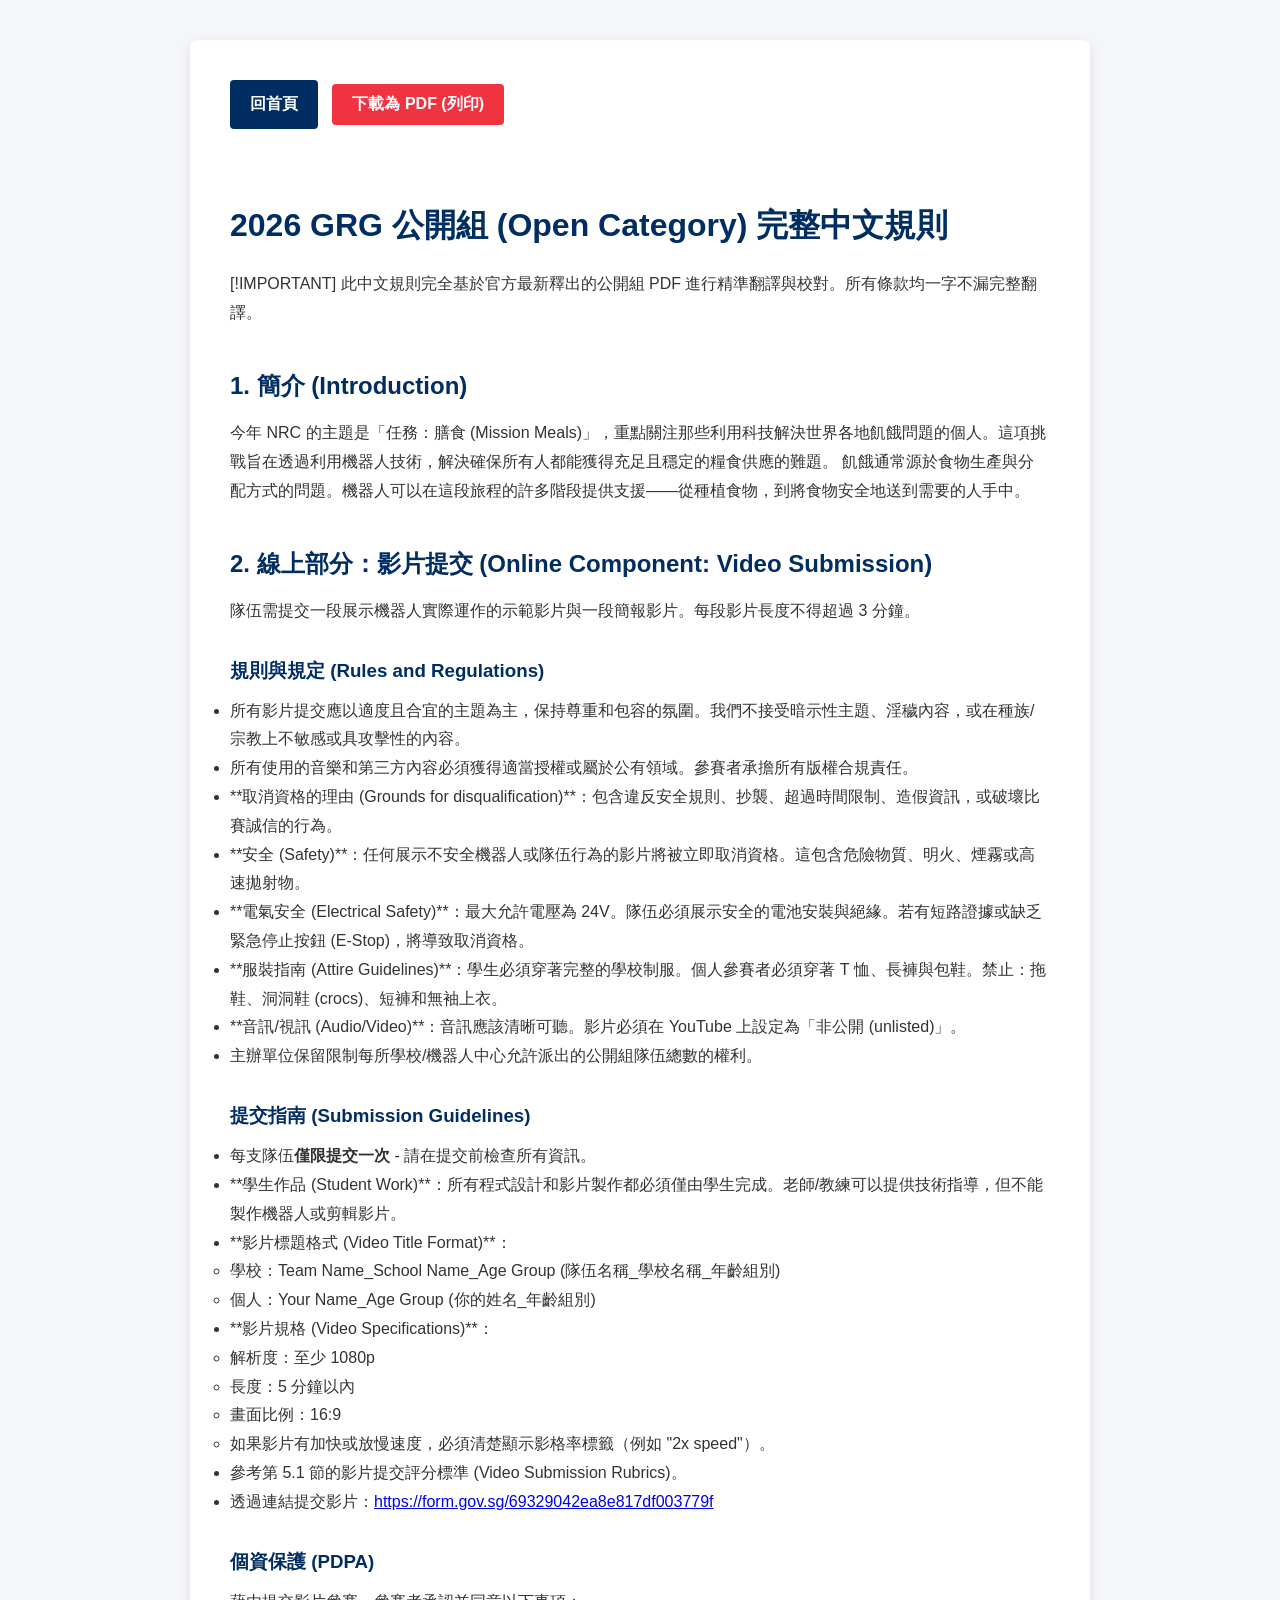
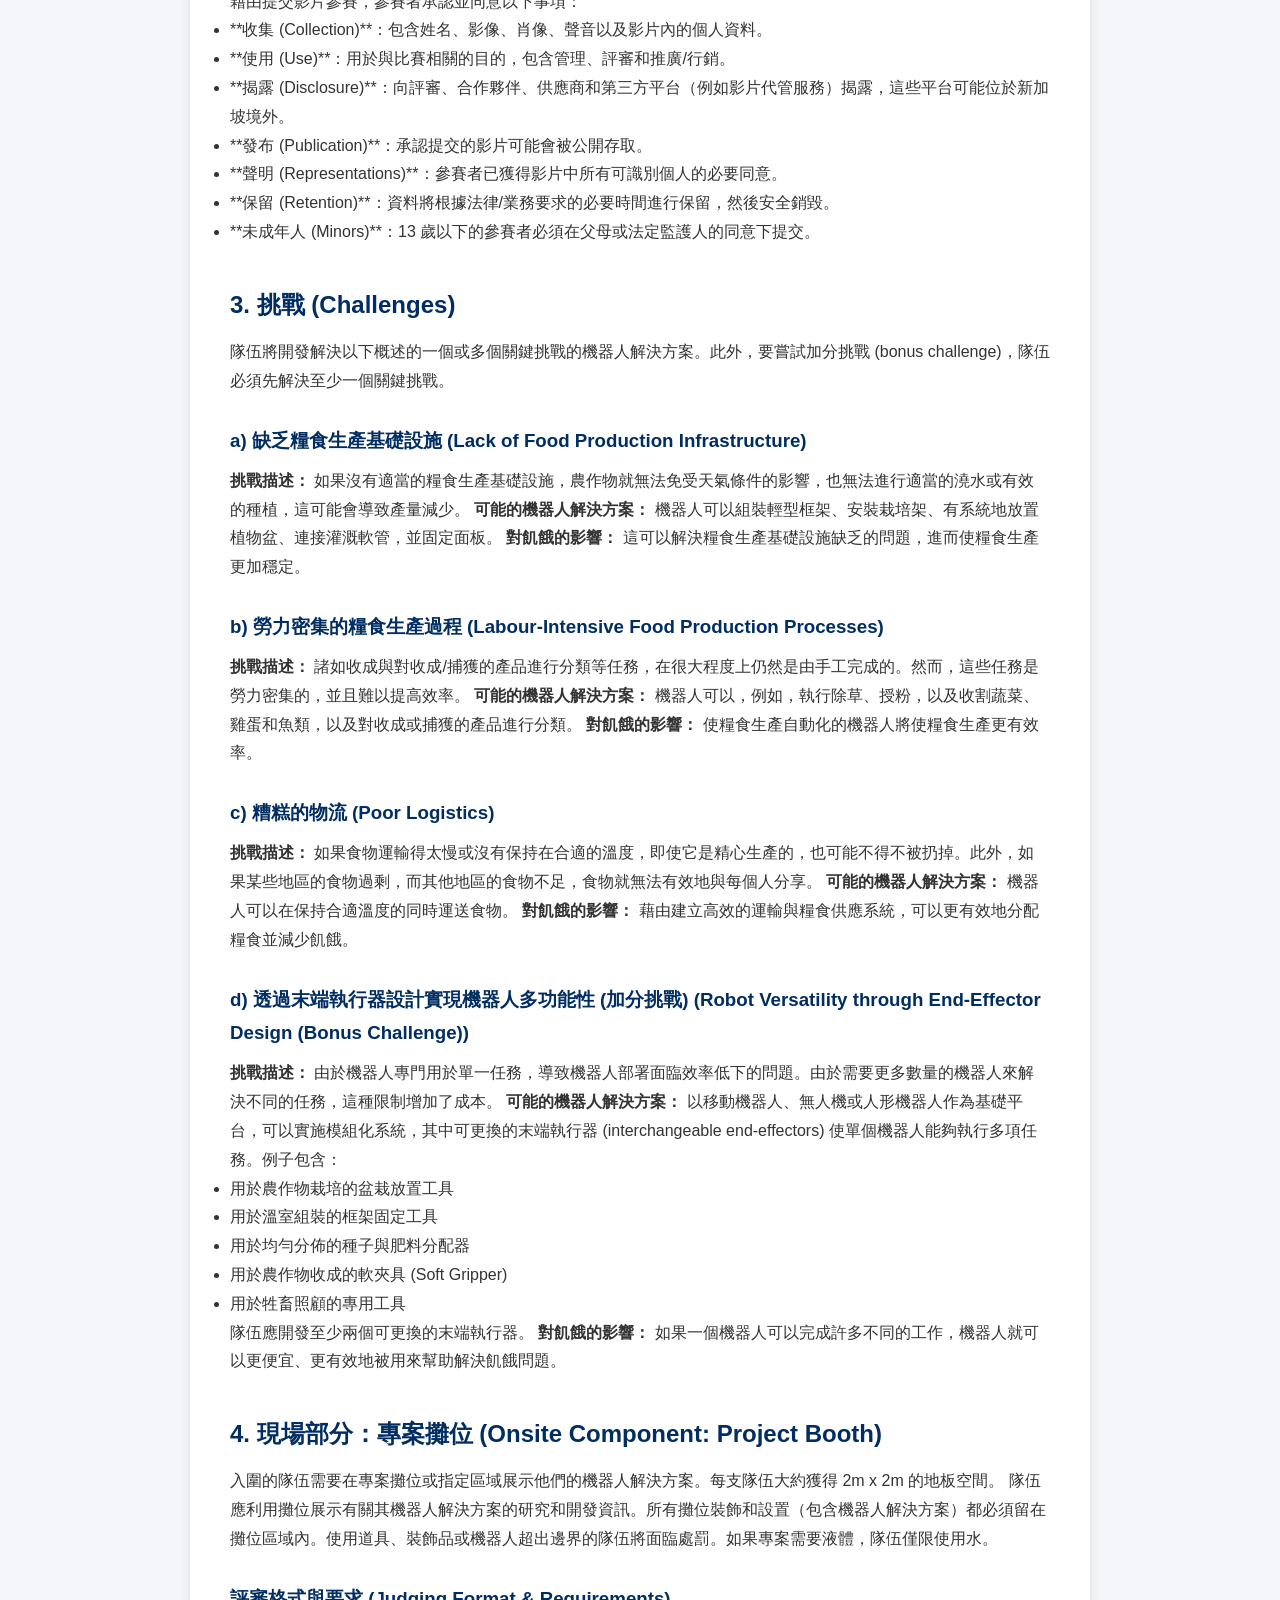
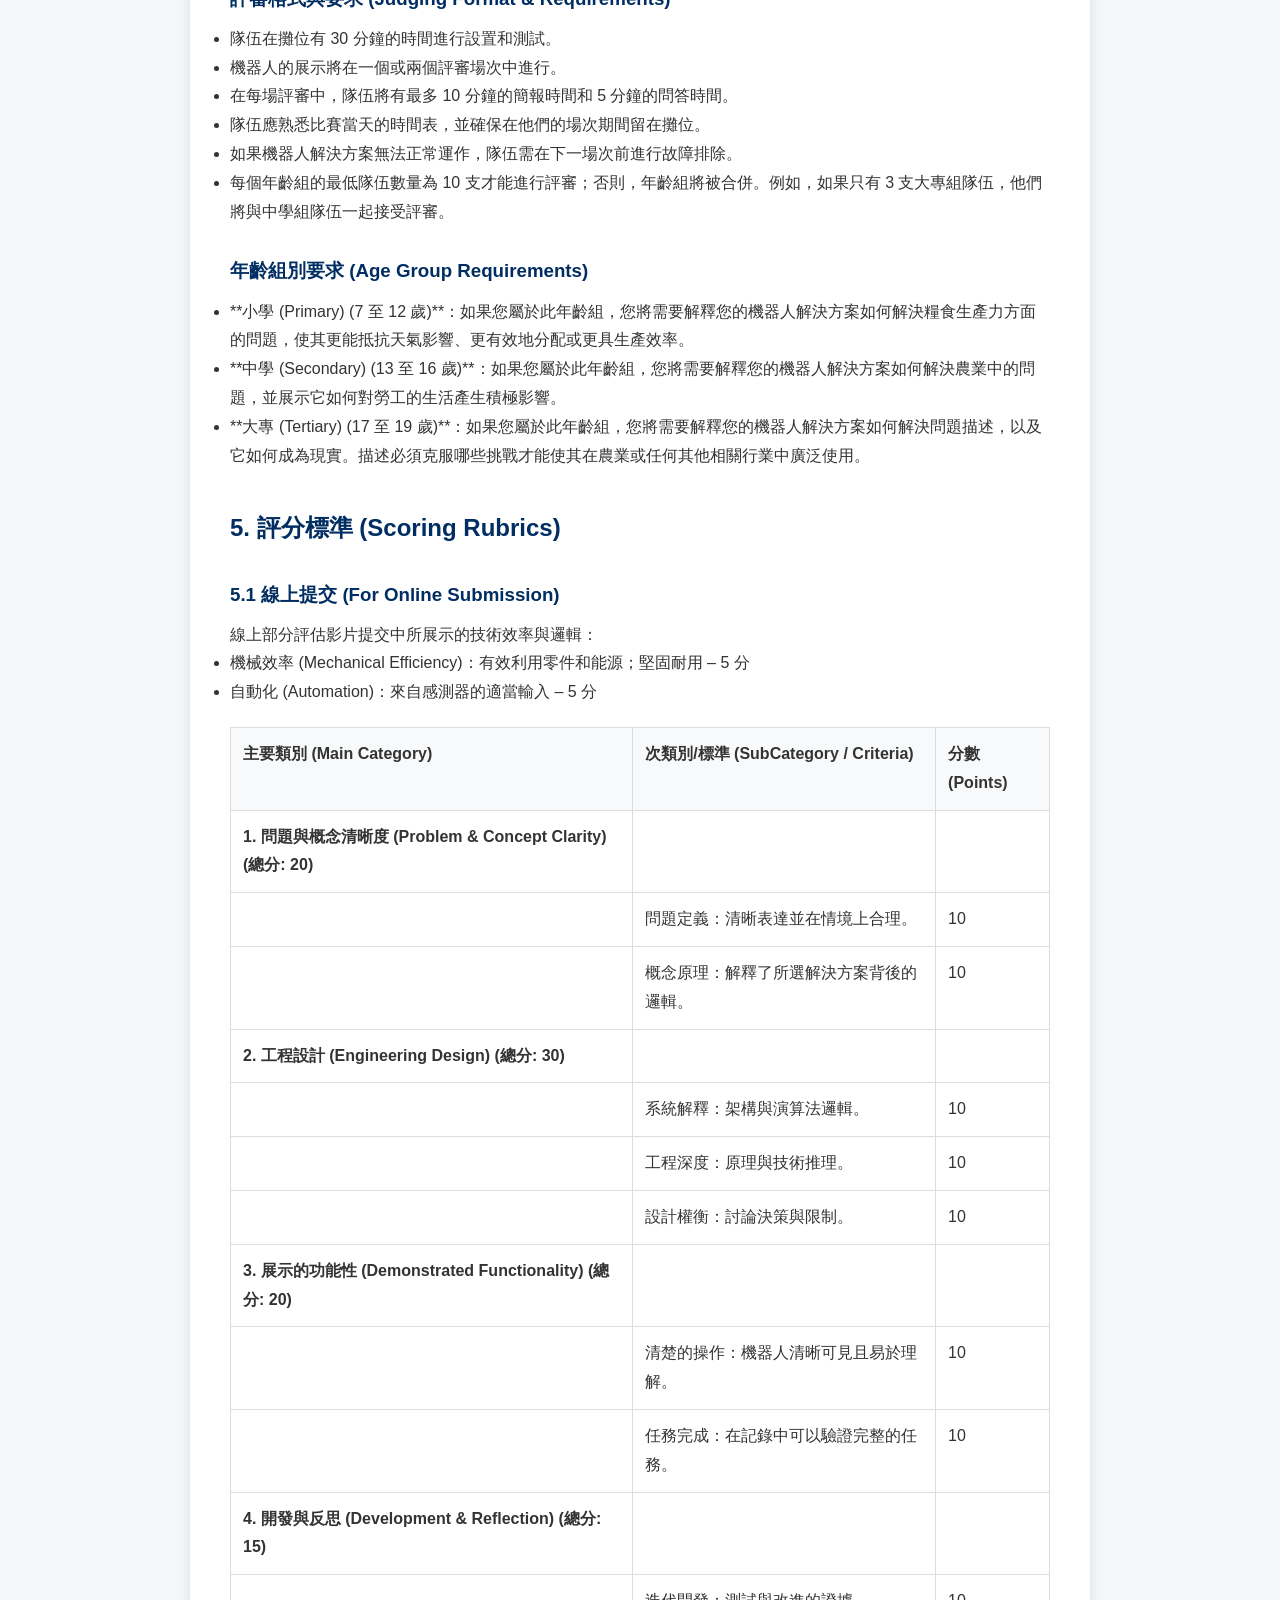
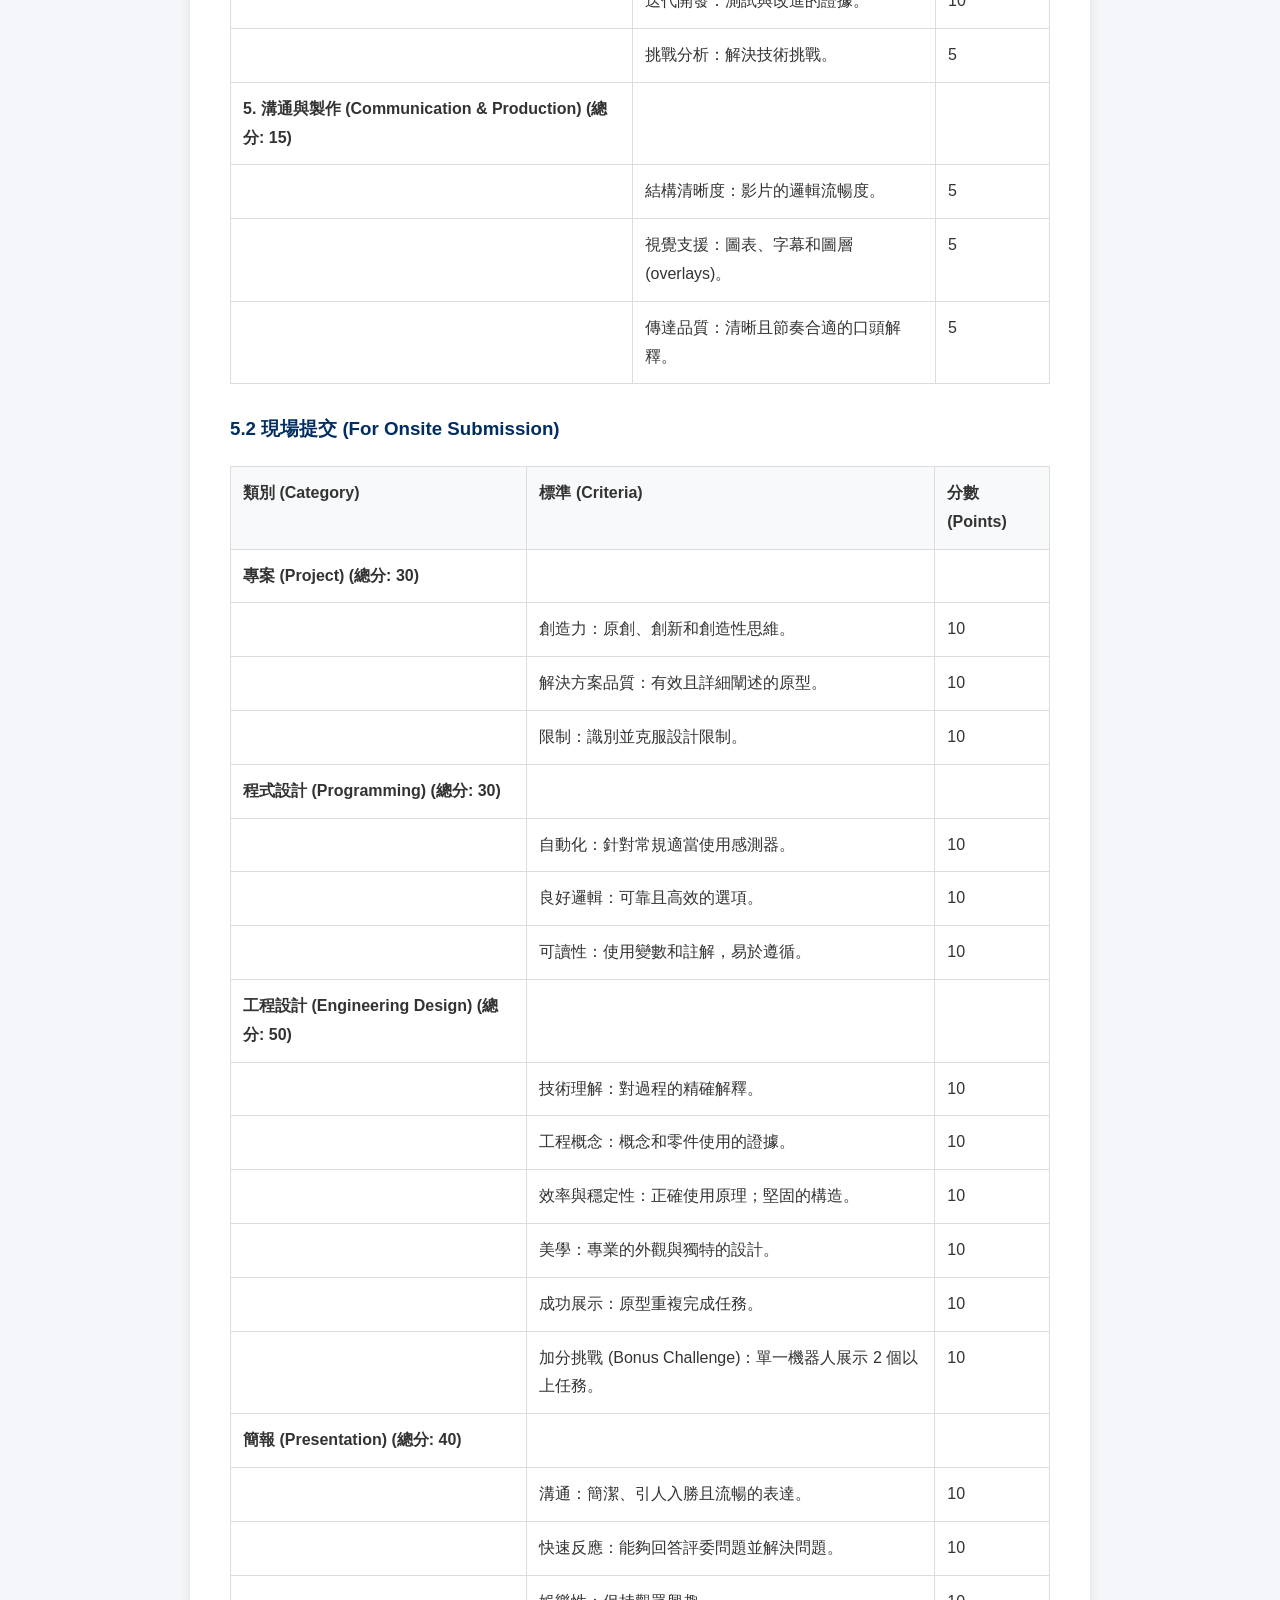
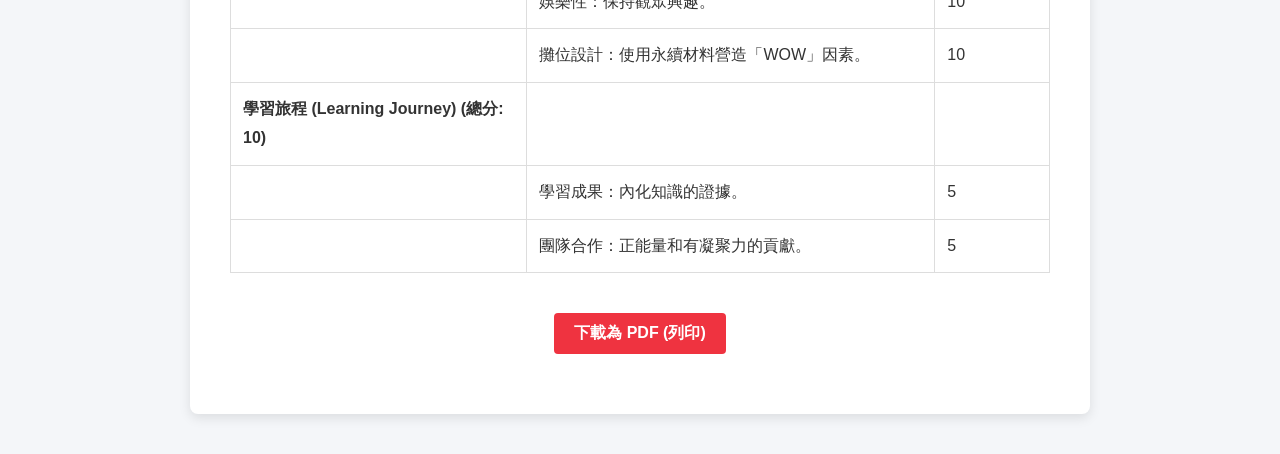
<file: rules/open_rules.html>
<!DOCTYPE html>
<html lang="zh-TW">
<head>
    <meta charset="UTF-8">
    <meta name="viewport" content="width=device-width, initial-scale=1.0">
    <title>GRG 2026 - Open Category (公開組專題) 完整競賽規則 | Global Robotics Games Taiwan</title>
    <meta name="description" content="2026 Global Robotics Games (GRG) 台灣賽區 Open Category (公開組專題) 詳細競賽規則、年齡規範、器材限制、任務場地圖與評分標準說明。">
    <meta name="keywords" content="GRG, GRG 2026, Open Category (公開組專題), Global Robotics Games, 競賽規則, 機器人比賽, SPARK, 臺灣智能程式科技教育推廣協會">
    <meta name="robots" content="index, follow">

    <!-- Canonical URL -->
    <link rel="canonical" href="https://global-robotics-games-taiwan.github.io/rules/open_rules.html">

    <!-- Open Graph / Social -->
    <meta property="og:type" content="article">
    <meta property="og:url" content="https://global-robotics-games-taiwan.github.io/rules/open_rules.html">
    <meta property="og:title" content="GRG 2026 - Open Category (公開組專題) 完整競賽規則 | Global Robotics Games Taiwan">
    <meta property="og:description" content="2026 Global Robotics Games (GRG) 台灣賽區 Open Category (公開組專題) 詳細規範與計分指南。">
    <meta property="og:image" content="https://global-robotics-games-taiwan.github.io/images/your-image-filename.png">

    <!-- Schema.org Breadcrumbs & Article for SEO & AI Search Engines -->
    <script type="application/ld+json">
    {
      "@context": "https://schema.org",
      "@type": "BreadcrumbList",
      "itemListElement": [
        {
          "@type": "ListItem",
          "position": 1,
          "name": "GRG Taiwan 首頁",
          "item": "https://global-robotics-games-taiwan.github.io/"
        },
        {
          "@type": "ListItem",
          "position": 2,
          "name": "競賽規則",
          "item": "https://global-robotics-games-taiwan.github.io/#rules"
        },
        {
          "@type": "ListItem",
          "position": 3,
          "name": "Open Category (公開組專題)",
          "item": "https://global-robotics-games-taiwan.github.io/rules/open_rules.html"
        }
      ]
    }
    </script>

    <link rel="stylesheet" href="../css/style.css">
    <style>
        body {
            background-color: #f4f6f9;
        }
        body::before {
            display: none !important;
        }
        .rules-container {
            max-width: 900px;
            margin: 40px auto;
            padding: 40px;
            background: #ffffff;
            color: #333333;
            border-radius: 8px;
            box-shadow: 0 4px 12px rgba(0,0,0,0.1);
            font-family: 'Noto Sans TC', -apple-system, BlinkMacSystemFont, "Segoe UI", Roboto, sans-serif;
            line-height: 1.8;
        }
        .rules-container h1, .rules-container h2, .rules-container h3, .rules-container h4 {
            color: #002D62;
            margin-top: 1.5em;
            margin-bottom: 0.5em;
        }
        .rules-container img {
            max-width: 100%;
            height: auto;
            display: block;
            margin: 20px 0;
            border-radius: 4px;
        }
        .rules-container table {
            width: 100%;
            border-collapse: collapse;
            margin: 20px 0;
            background: #fff;
        }
        .rules-container th, .rules-container td {
            border: 1px solid #ddd;
            padding: 12px;
            text-align: left;
            vertical-align: top;
        }
        .rules-container th {
            background-color: #f8f9fa;
            color: #333;
        }
        .pdf-btn {
            display: inline-block;
            background-color: #EF3340;
            color: #fff;
            padding: 10px 20px;
            border-radius: 4px;
            text-decoration: none;
            font-weight: bold;
            margin-bottom: 20px;
            cursor: pointer;
            border: none;
            font-size: 16px;
        }
        .pdf-btn:hover {
            background-color: #d12d38;
        }
        .back-btn {
            display: inline-block;
            background-color: #002D62;
            color: #fff;
            padding: 10px 20px;
            border-radius: 4px;
            text-decoration: none;
            font-weight: bold;
            margin-bottom: 20px;
            margin-right: 10px;
        }
        .back-btn:hover {
            background-color: #001f44;
        }
        
        @media print {
            body { 
                background: #ffffff !important; 
                color: #000000 !important; 
            }
            .rules-container { 
                box-shadow: none; 
                margin: 0; 
                padding: 0; 
                color: #000000 !important; 
                max-width: 100%;
            }
            .no-print, .pdf-btn, .back-btn, nav, footer, .floating-group { 
                display: none !important; 
            }
            table, img, tr, td, th { 
                page-break-inside: avoid !important; 
            }
            h1, h2, h3, h4 { 
                page-break-after: avoid !important; 
            }
            p, li {
                page-break-inside: avoid;
            }
            * {
                -webkit-print-color-adjust: exact !important;
                color-adjust: exact !important;
            }
            .rules-container th {
                background-color: #f8f9fa !important;
            }
        }
    </style>
</head>
<body>
    <div class="rules-container">
        <div class="no-print">
            <a href="../index.html" class="back-btn">回首頁</a>
            <button onclick="window.print()" class="pdf-btn">下載為 PDF (列印)</button>
        </div>
        <div id="content"><h1 id="2026-grg-公開組-open-category-完整中文規則">2026 GRG 公開組 (Open Category) 完整中文規則</h1>
<blockquote>
<p>[!IMPORTANT]
此中文規則完全基於官方最新釋出的公開組 PDF 進行精準翻譯與校對。所有條款均一字不漏完整翻譯。</p>
</blockquote>
<h2 id="1-簡介-introduction">1. 簡介 (Introduction)</h2>
<p>今年 NRC 的主題是「任務：膳食 (Mission Meals)」，重點關注那些利用科技解決世界各地飢餓問題的個人。這項挑戰旨在透過利用機器人技術，解決確保所有人都能獲得充足且穩定的糧食供應的難題。
飢餓通常源於食物生產與分配方式的問題。機器人可以在這段旅程的許多階段提供支援——從種植食物，到將食物安全地送到需要的人手中。</p>
<h2 id="2-線上部分：影片提交-online-component-video-submission">2. 線上部分：影片提交 (Online Component: Video Submission)</h2>
<p>隊伍需提交一段展示機器人實際運作的示範影片與一段簡報影片。每段影片長度不得超過 3 分鐘。</p>
<h3 id="規則與規定-rules-and-regulations">規則與規定 (Rules and Regulations)</h3>
<ul>
<li>所有影片提交應以適度且合宜的主題為主，保持尊重和包容的氛圍。我們不接受暗示性主題、淫穢內容，或在種族/宗教上不敏感或具攻擊性的內容。</li>
<li>所有使用的音樂和第三方內容必須獲得適當授權或屬於公有領域。參賽者承擔所有版權合規責任。</li>
<li>**取消資格的理由 (Grounds for disqualification)**：包含違反安全規則、抄襲、超過時間限制、造假資訊，或破壞比賽誠信的行為。</li>
<li>**安全 (Safety)**：任何展示不安全機器人或隊伍行為的影片將被立即取消資格。這包含危險物質、明火、煙霧或高速拋射物。</li>
<li>**電氣安全 (Electrical Safety)**：最大允許電壓為 24V。隊伍必須展示安全的電池安裝與絕緣。若有短路證據或缺乏緊急停止按鈕 (E-Stop)，將導致取消資格。</li>
<li>**服裝指南 (Attire Guidelines)**：學生必須穿著完整的學校制服。個人參賽者必須穿著 T 恤、長褲與包鞋。禁止：拖鞋、洞洞鞋 (crocs)、短褲和無袖上衣。</li>
<li>**音訊/視訊 (Audio/Video)**：音訊應該清晰可聽。影片必須在 YouTube 上設定為「非公開 (unlisted)」。</li>
<li>主辦單位保留限制每所學校/機器人中心允許派出的公開組隊伍總數的權利。</li>
</ul>
<h3 id="提交指南-submission-guidelines">提交指南 (Submission Guidelines)</h3>
<ul>
<li>每支隊伍<strong>僅限提交一次</strong> - 請在提交前檢查所有資訊。</li>
<li>**學生作品 (Student Work)**：所有程式設計和影片製作都必須僅由學生完成。老師/教練可以提供技術指導，但不能製作機器人或剪輯影片。</li>
<li>**影片標題格式 (Video Title Format)**：<ul>
<li>學校：Team Name_School Name_Age Group (隊伍名稱_學校名稱_年齡組別)</li>
<li>個人：Your Name_Age Group (你的姓名_年齡組別)</li>
</ul>
</li>
<li>**影片規格 (Video Specifications)**：<ul>
<li>解析度：至少 1080p</li>
<li>長度：5 分鐘以內</li>
<li>畫面比例：16:9</li>
<li>如果影片有加快或放慢速度，必須清楚顯示影格率標籤（例如 &quot;2x speed&quot;）。</li>
</ul>
</li>
<li>參考第 5.1 節的影片提交評分標準 (Video Submission Rubrics)。</li>
<li>透過連結提交影片：<a href="https://form.gov.sg/69329042ea8e817df003779f">https://form.gov.sg/69329042ea8e817df003779f</a></li>
</ul>
<h3 id="個資保護-pdpa">個資保護 (PDPA)</h3>
<p>藉由提交影片參賽，參賽者承認並同意以下事項：</p>
<ul>
<li>**收集 (Collection)**：包含姓名、影像、肖像、聲音以及影片內的個人資料。</li>
<li>**使用 (Use)**：用於與比賽相關的目的，包含管理、評審和推廣/行銷。</li>
<li>**揭露 (Disclosure)**：向評審、合作夥伴、供應商和第三方平台（例如影片代管服務）揭露，這些平台可能位於新加坡境外。</li>
<li>**發布 (Publication)**：承認提交的影片可能會被公開存取。</li>
<li>**聲明 (Representations)**：參賽者已獲得影片中所有可識別個人的必要同意。</li>
<li>**保留 (Retention)**：資料將根據法律/業務要求的必要時間進行保留，然後安全銷毀。</li>
<li>**未成年人 (Minors)**：13 歲以下的參賽者必須在父母或法定監護人的同意下提交。</li>
</ul>
<h2 id="3-挑戰-challenges">3. 挑戰 (Challenges)</h2>
<p>隊伍將開發解決以下概述的一個或多個關鍵挑戰的機器人解決方案。此外，要嘗試加分挑戰 (bonus challenge)，隊伍必須先解決至少一個關鍵挑戰。</p>
<h3 id="a-缺乏糧食生產基礎設施-lack-of-food-production-infrastructure">a) 缺乏糧食生產基礎設施 (Lack of Food Production Infrastructure)</h3>
<p><strong>挑戰描述：</strong> 如果沒有適當的糧食生產基礎設施，農作物就無法免受天氣條件的影響，也無法進行適當的澆水或有效的種植，這可能會導致產量減少。
<strong>可能的機器人解決方案：</strong> 機器人可以組裝輕型框架、安裝栽培架、有系統地放置植物盆、連接灌溉軟管，並固定面板。
<strong>對飢餓的影響：</strong> 這可以解決糧食生產基礎設施缺乏的問題，進而使糧食生產更加穩定。</p>
<h3 id="b-勞力密集的糧食生產過程-labour-intensive-food-production-processes">b) 勞力密集的糧食生產過程 (Labour-Intensive Food Production Processes)</h3>
<p><strong>挑戰描述：</strong> 諸如收成與對收成/捕獲的產品進行分類等任務，在很大程度上仍然是由手工完成的。然而，這些任務是勞力密集的，並且難以提高效率。
<strong>可能的機器人解決方案：</strong> 機器人可以，例如，執行除草、授粉，以及收割蔬菜、雞蛋和魚類，以及對收成或捕獲的產品進行分類。
<strong>對飢餓的影響：</strong> 使糧食生產自動化的機器人將使糧食生產更有效率。</p>
<h3 id="c-糟糕的物流-poor-logistics">c) 糟糕的物流 (Poor Logistics)</h3>
<p><strong>挑戰描述：</strong> 如果食物運輸得太慢或沒有保持在合適的溫度，即使它是精心生產的，也可能不得不被扔掉。此外，如果某些地區的食物過剩，而其他地區的食物不足，食物就無法有效地與每個人分享。
<strong>可能的機器人解決方案：</strong> 機器人可以在保持合適溫度的同時運送食物。
<strong>對飢餓的影響：</strong> 藉由建立高效的運輸與糧食供應系統，可以更有效地分配糧食並減少飢餓。</p>
<h3 id="d-透過末端執行器設計實現機器人多功能性-加分挑戰-robot-versatility-through-end-effector-design-bonus-challenge">d) 透過末端執行器設計實現機器人多功能性 (加分挑戰) (Robot Versatility through End-Effector Design (Bonus Challenge))</h3>
<p><strong>挑戰描述：</strong> 由於機器人專門用於單一任務，導致機器人部署面臨效率低下的問題。由於需要更多數量的機器人來解決不同的任務，這種限制增加了成本。
<strong>可能的機器人解決方案：</strong> 以移動機器人、無人機或人形機器人作為基礎平台，可以實施模組化系統，其中可更換的末端執行器 (interchangeable end-effectors) 使單個機器人能夠執行多項任務。例子包含：</p>
<ul>
<li>用於農作物栽培的盆栽放置工具</li>
<li>用於溫室組裝的框架固定工具</li>
<li>用於均勻分佈的種子與肥料分配器</li>
<li>用於農作物收成的軟夾具 (Soft Gripper)</li>
<li>用於牲畜照顧的專用工具</li>
</ul>
<p>隊伍應開發至少兩個可更換的末端執行器。
<strong>對飢餓的影響：</strong> 如果一個機器人可以完成許多不同的工作，機器人就可以更便宜、更有效地被用來幫助解決飢餓問題。</p>
<h2 id="4-現場部分：專案攤位-onsite-component-project-booth">4. 現場部分：專案攤位 (Onsite Component: Project Booth)</h2>
<p>入圍的隊伍需要在專案攤位或指定區域展示他們的機器人解決方案。每支隊伍大約獲得 2m x 2m 的地板空間。
隊伍應利用攤位展示有關其機器人解決方案的研究和開發資訊。所有攤位裝飾和設置（包含機器人解決方案）都必須留在攤位區域內。使用道具、裝飾品或機器人超出邊界的隊伍將面臨處罰。如果專案需要液體，隊伍僅限使用水。</p>
<h3 id="評審格式與要求-judging-format--requirements">評審格式與要求 (Judging Format &amp; Requirements)</h3>
<ul>
<li>隊伍在攤位有 30 分鐘的時間進行設置和測試。</li>
<li>機器人的展示將在一個或兩個評審場次中進行。</li>
<li>在每場評審中，隊伍將有最多 10 分鐘的簡報時間和 5 分鐘的問答時間。</li>
<li>隊伍應熟悉比賽當天的時間表，並確保在他們的場次期間留在攤位。</li>
<li>如果機器人解決方案無法正常運作，隊伍需在下一場次前進行故障排除。</li>
<li>每個年齡組的最低隊伍數量為 10 支才能進行評審；否則，年齡組將被合併。例如，如果只有 3 支大專組隊伍，他們將與中學組隊伍一起接受評審。</li>
</ul>
<h3 id="年齡組別要求-age-group-requirements">年齡組別要求 (Age Group Requirements)</h3>
<ul>
<li>**小學 (Primary) (7 至 12 歲)**：如果您屬於此年齡組，您將需要解釋您的機器人解決方案如何解決糧食生產力方面的問題，使其更能抵抗天氣影響、更有效地分配或更具生產效率。</li>
<li>**中學 (Secondary) (13 至 16 歲)**：如果您屬於此年齡組，您將需要解釋您的機器人解決方案如何解決農業中的問題，並展示它如何對勞工的生活產生積極影響。</li>
<li>**大專 (Tertiary) (17 至 19 歲)**：如果您屬於此年齡組，您將需要解釋您的機器人解決方案如何解決問題描述，以及它如何成為現實。描述必須克服哪些挑戰才能使其在農業或任何其他相關行業中廣泛使用。</li>
</ul>
<h2 id="5-評分標準-scoring-rubrics">5. 評分標準 (Scoring Rubrics)</h2>
<h3 id="51-線上提交-for-online-submission">5.1 線上提交 (For Online Submission)</h3>
<p>線上部分評估影片提交中所展示的技術效率與邏輯：</p>
<ul>
<li>機械效率 (Mechanical Efficiency)：有效利用零件和能源；堅固耐用 – 5 分</li>
<li>自動化 (Automation)：來自感測器的適當輸入 – 5 分</li>
</ul>
<table>
<thead>
<tr>
<th>主要類別 (Main Category)</th>
<th>次類別/標準 (SubCategory / Criteria)</th>
<th>分數 (Points)</th>
</tr>
</thead>
<tbody><tr>
<td><strong>1. 問題與概念清晰度 (Problem &amp; Concept Clarity) (總分: 20)</strong></td>
<td></td>
<td></td>
</tr>
<tr>
<td></td>
<td>問題定義：清晰表達並在情境上合理。</td>
<td>10</td>
</tr>
<tr>
<td></td>
<td>概念原理：解釋了所選解決方案背後的邏輯。</td>
<td>10</td>
</tr>
<tr>
<td><strong>2. 工程設計 (Engineering Design) (總分: 30)</strong></td>
<td></td>
<td></td>
</tr>
<tr>
<td></td>
<td>系統解釋：架構與演算法邏輯。</td>
<td>10</td>
</tr>
<tr>
<td></td>
<td>工程深度：原理與技術推理。</td>
<td>10</td>
</tr>
<tr>
<td></td>
<td>設計權衡：討論決策與限制。</td>
<td>10</td>
</tr>
<tr>
<td><strong>3. 展示的功能性 (Demonstrated Functionality) (總分: 20)</strong></td>
<td></td>
<td></td>
</tr>
<tr>
<td></td>
<td>清楚的操作：機器人清晰可見且易於理解。</td>
<td>10</td>
</tr>
<tr>
<td></td>
<td>任務完成：在記錄中可以驗證完整的任務。</td>
<td>10</td>
</tr>
<tr>
<td><strong>4. 開發與反思 (Development &amp; Reflection) (總分: 15)</strong></td>
<td></td>
<td></td>
</tr>
<tr>
<td></td>
<td>迭代開發：測試與改進的證據。</td>
<td>10</td>
</tr>
<tr>
<td></td>
<td>挑戰分析：解決技術挑戰。</td>
<td>5</td>
</tr>
<tr>
<td><strong>5. 溝通與製作 (Communication &amp; Production) (總分: 15)</strong></td>
<td></td>
<td></td>
</tr>
<tr>
<td></td>
<td>結構清晰度：影片的邏輯流暢度。</td>
<td>5</td>
</tr>
<tr>
<td></td>
<td>視覺支援：圖表、字幕和圖層 (overlays)。</td>
<td>5</td>
</tr>
<tr>
<td></td>
<td>傳達品質：清晰且節奏合適的口頭解釋。</td>
<td>5</td>
</tr>
</tbody></table>
<h3 id="52-現場提交-for-onsite-submission">5.2 現場提交 (For Onsite Submission)</h3>
<table>
<thead>
<tr>
<th>類別 (Category)</th>
<th>標準 (Criteria)</th>
<th>分數 (Points)</th>
</tr>
</thead>
<tbody><tr>
<td><strong>專案 (Project) (總分: 30)</strong></td>
<td></td>
<td></td>
</tr>
<tr>
<td></td>
<td>創造力：原創、創新和創造性思維。</td>
<td>10</td>
</tr>
<tr>
<td></td>
<td>解決方案品質：有效且詳細闡述的原型。</td>
<td>10</td>
</tr>
<tr>
<td></td>
<td>限制：識別並克服設計限制。</td>
<td>10</td>
</tr>
<tr>
<td><strong>程式設計 (Programming) (總分: 30)</strong></td>
<td></td>
<td></td>
</tr>
<tr>
<td></td>
<td>自動化：針對常規適當使用感測器。</td>
<td>10</td>
</tr>
<tr>
<td></td>
<td>良好邏輯：可靠且高效的選項。</td>
<td>10</td>
</tr>
<tr>
<td></td>
<td>可讀性：使用變數和註解，易於遵循。</td>
<td>10</td>
</tr>
<tr>
<td><strong>工程設計 (Engineering Design) (總分: 50)</strong></td>
<td></td>
<td></td>
</tr>
<tr>
<td></td>
<td>技術理解：對過程的精確解釋。</td>
<td>10</td>
</tr>
<tr>
<td></td>
<td>工程概念：概念和零件使用的證據。</td>
<td>10</td>
</tr>
<tr>
<td></td>
<td>效率與穩定性：正確使用原理；堅固的構造。</td>
<td>10</td>
</tr>
<tr>
<td></td>
<td>美學：專業的外觀與獨特的設計。</td>
<td>10</td>
</tr>
<tr>
<td></td>
<td>成功展示：原型重複完成任務。</td>
<td>10</td>
</tr>
<tr>
<td></td>
<td>加分挑戰 (Bonus Challenge)：單一機器人展示 2 個以上任務。</td>
<td>10</td>
</tr>
<tr>
<td><strong>簡報 (Presentation) (總分: 40)</strong></td>
<td></td>
<td></td>
</tr>
<tr>
<td></td>
<td>溝通：簡潔、引人入勝且流暢的表達。</td>
<td>10</td>
</tr>
<tr>
<td></td>
<td>快速反應：能夠回答評委問題並解決問題。</td>
<td>10</td>
</tr>
<tr>
<td></td>
<td>娛樂性：保持觀眾興趣。</td>
<td>10</td>
</tr>
<tr>
<td></td>
<td>攤位設計：使用永續材料營造「WOW」因素。</td>
<td>10</td>
</tr>
<tr>
<td><strong>學習旅程 (Learning Journey) (總分: 10)</strong></td>
<td></td>
<td></td>
</tr>
<tr>
<td></td>
<td>學習成果：內化知識的證據。</td>
<td>5</td>
</tr>
<tr>
<td></td>
<td>團隊合作：正能量和有凝聚力的貢獻。</td>
<td>5</td>
</tr>
</tbody></table>
</div>
        <div class="no-print" style="margin-top: 40px; text-align: center;">
            <button onclick="window.print()" class="pdf-btn">下載為 PDF (列印)</button>
        </div>
    </div>
</body>
</html>
</file>
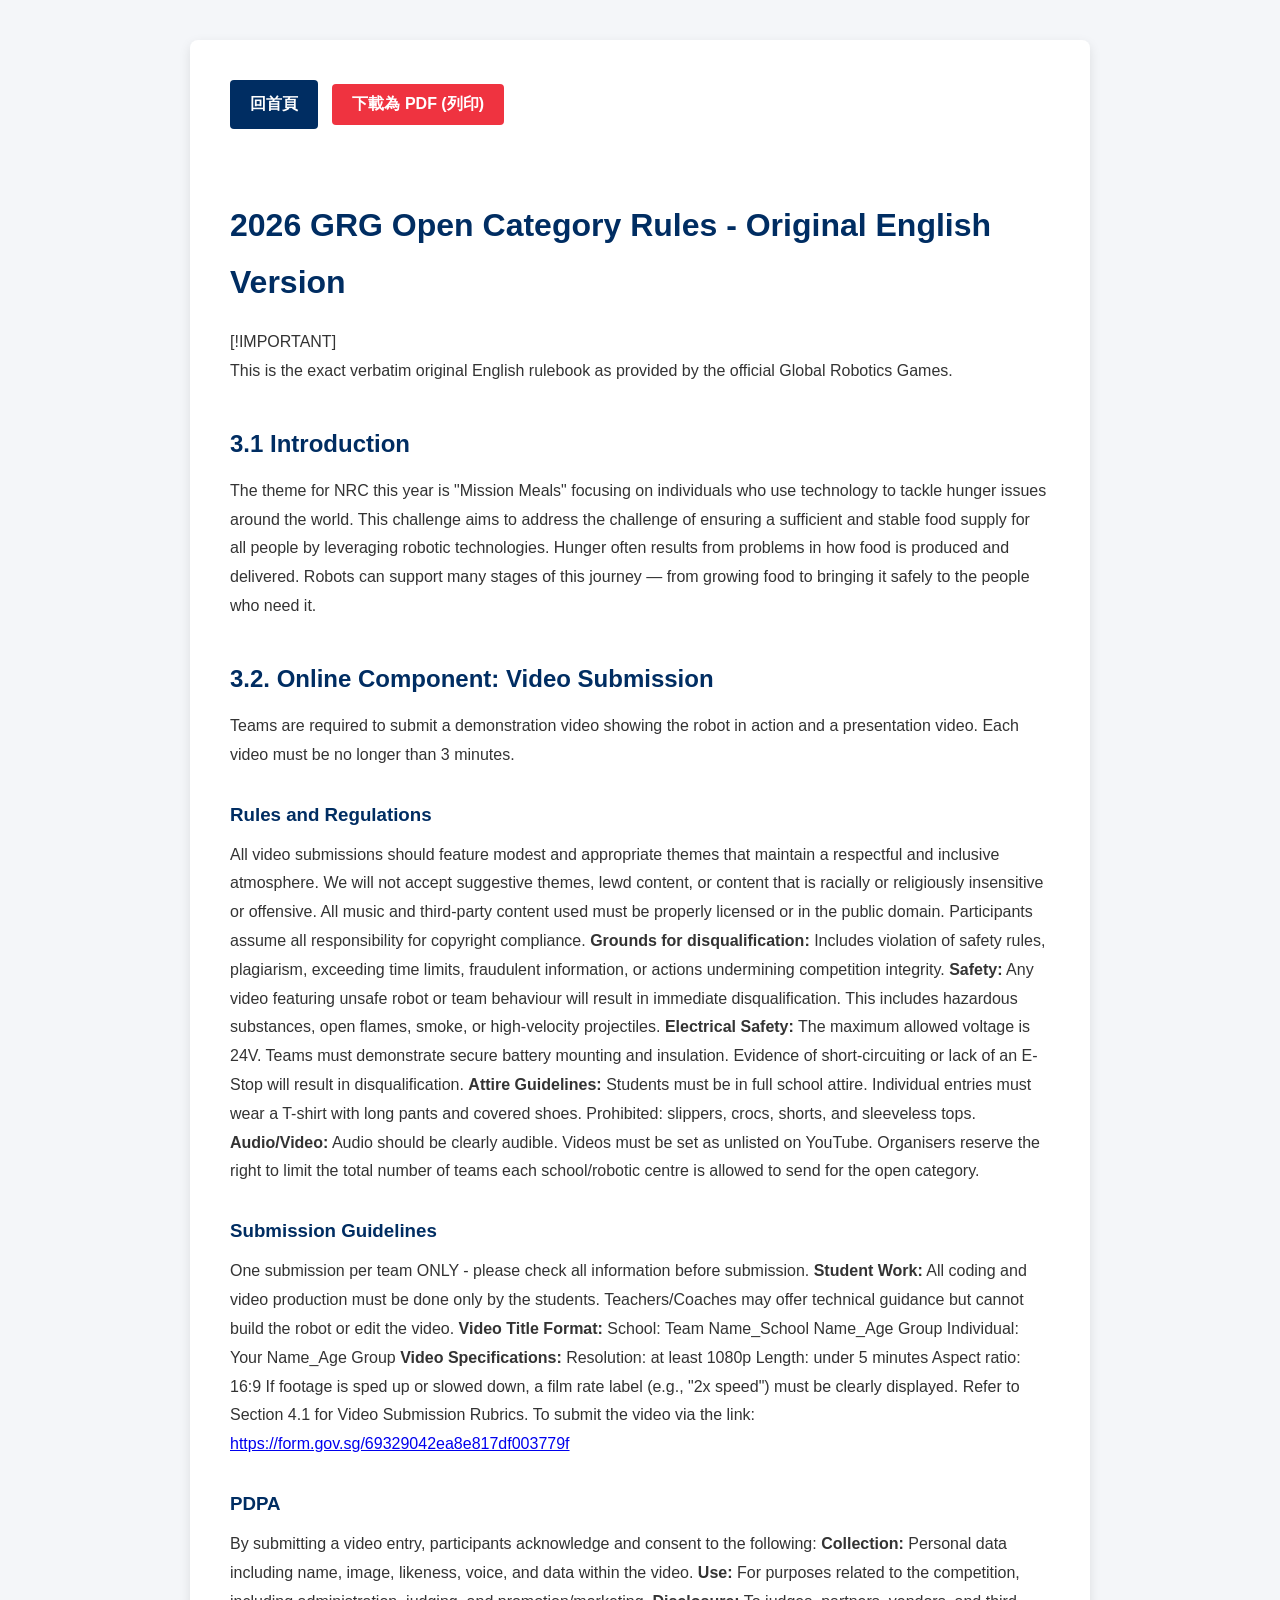
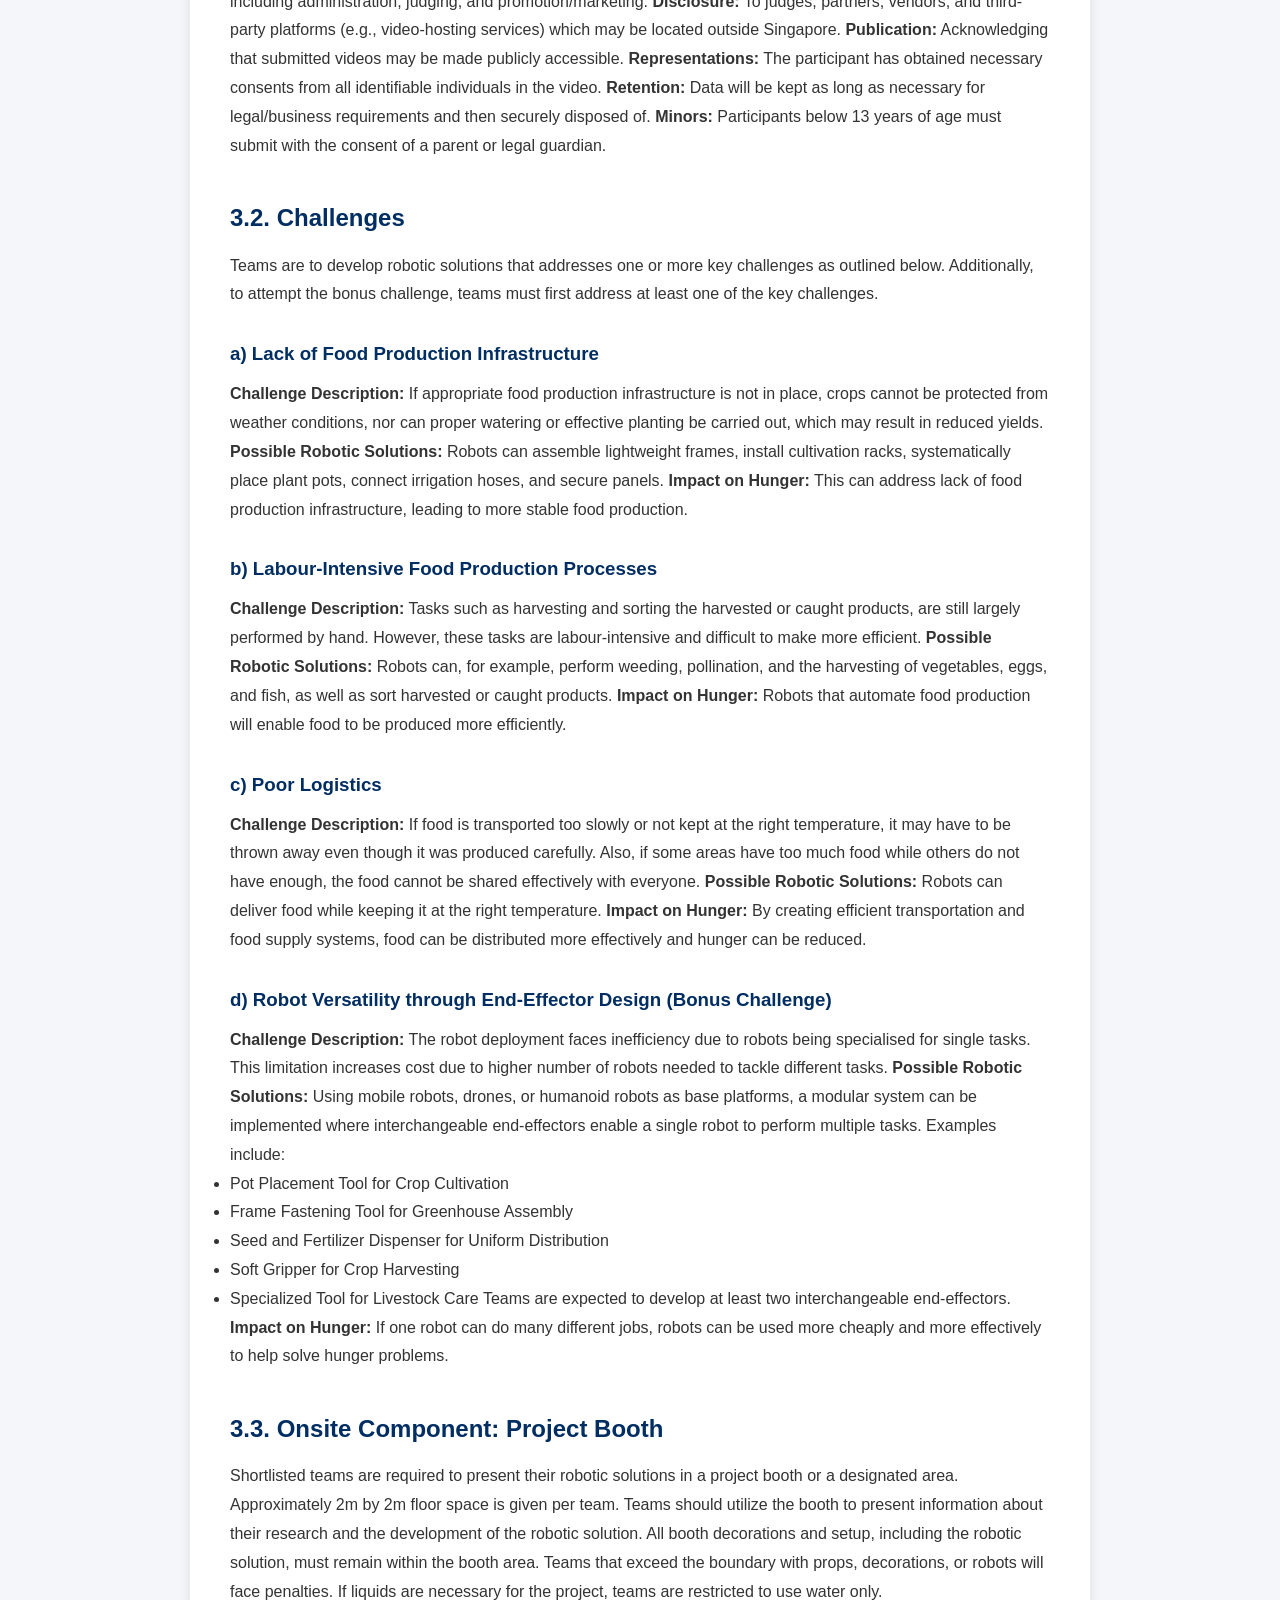
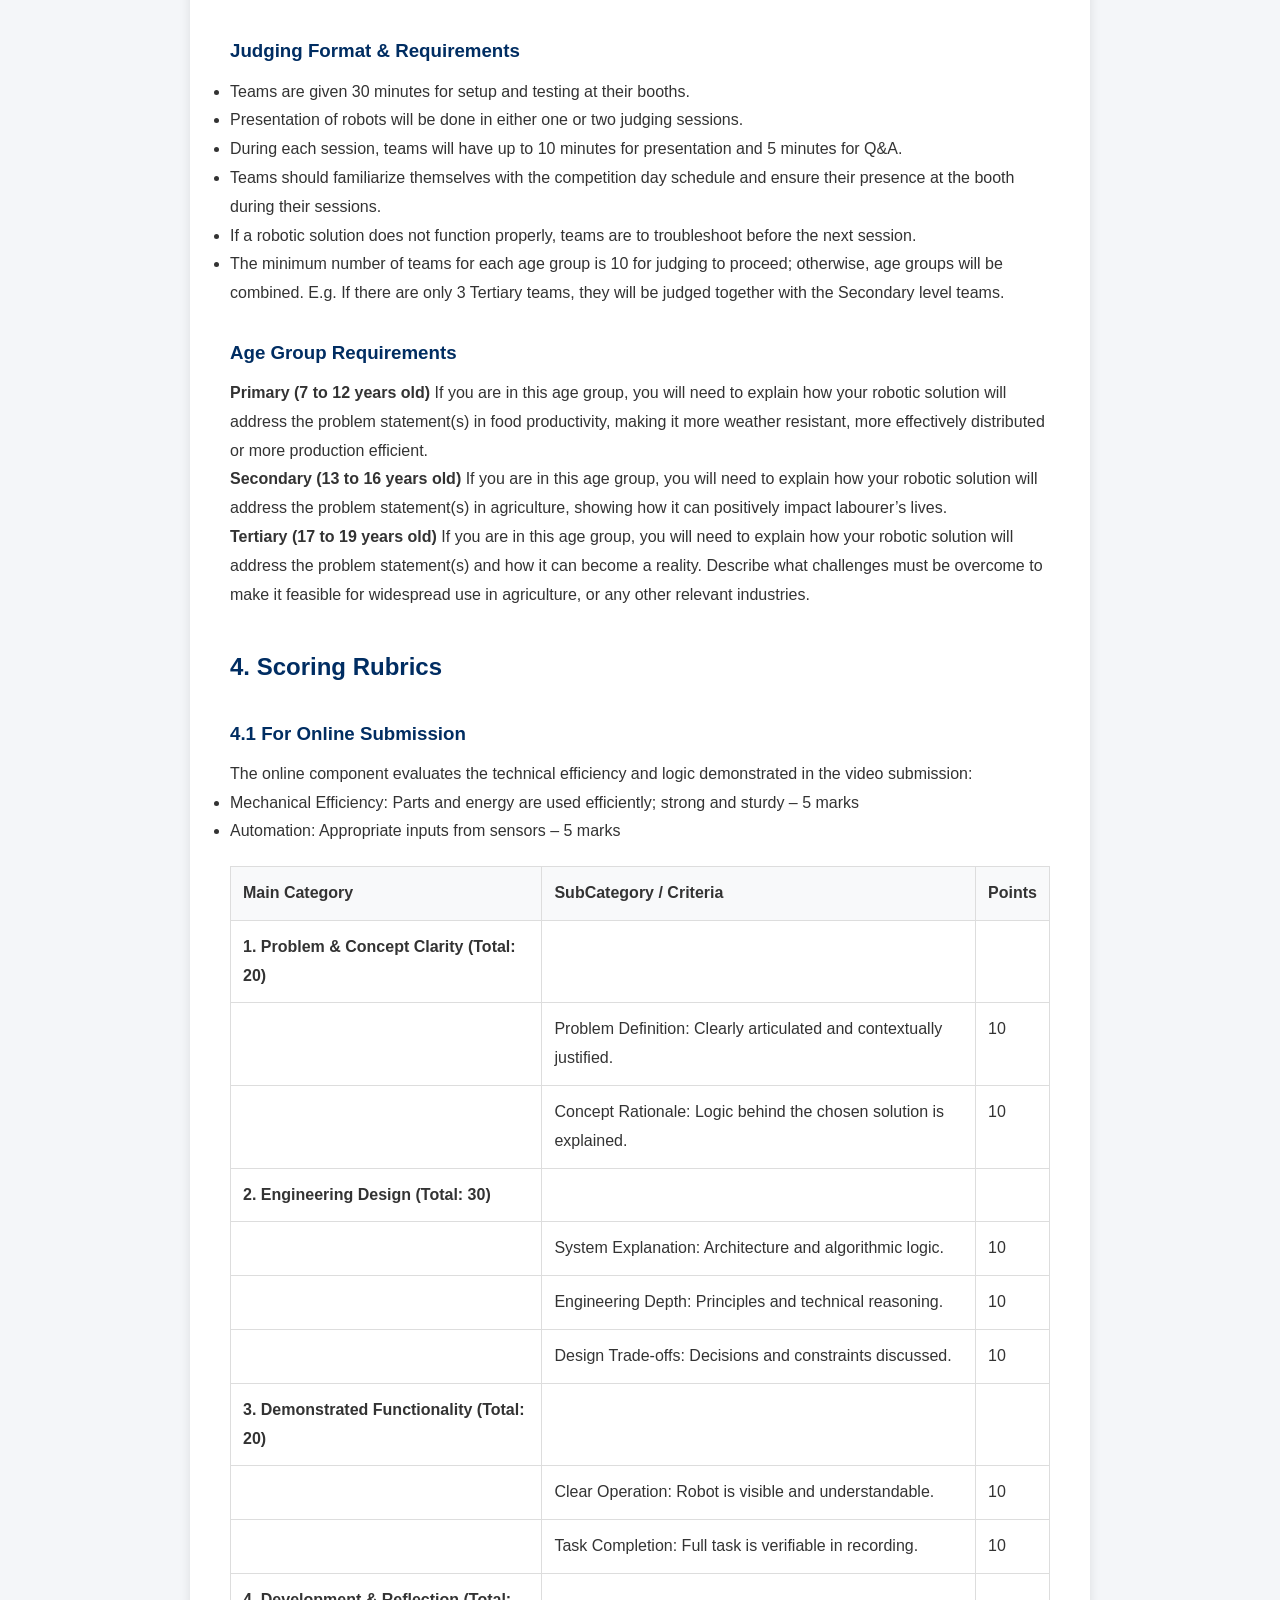
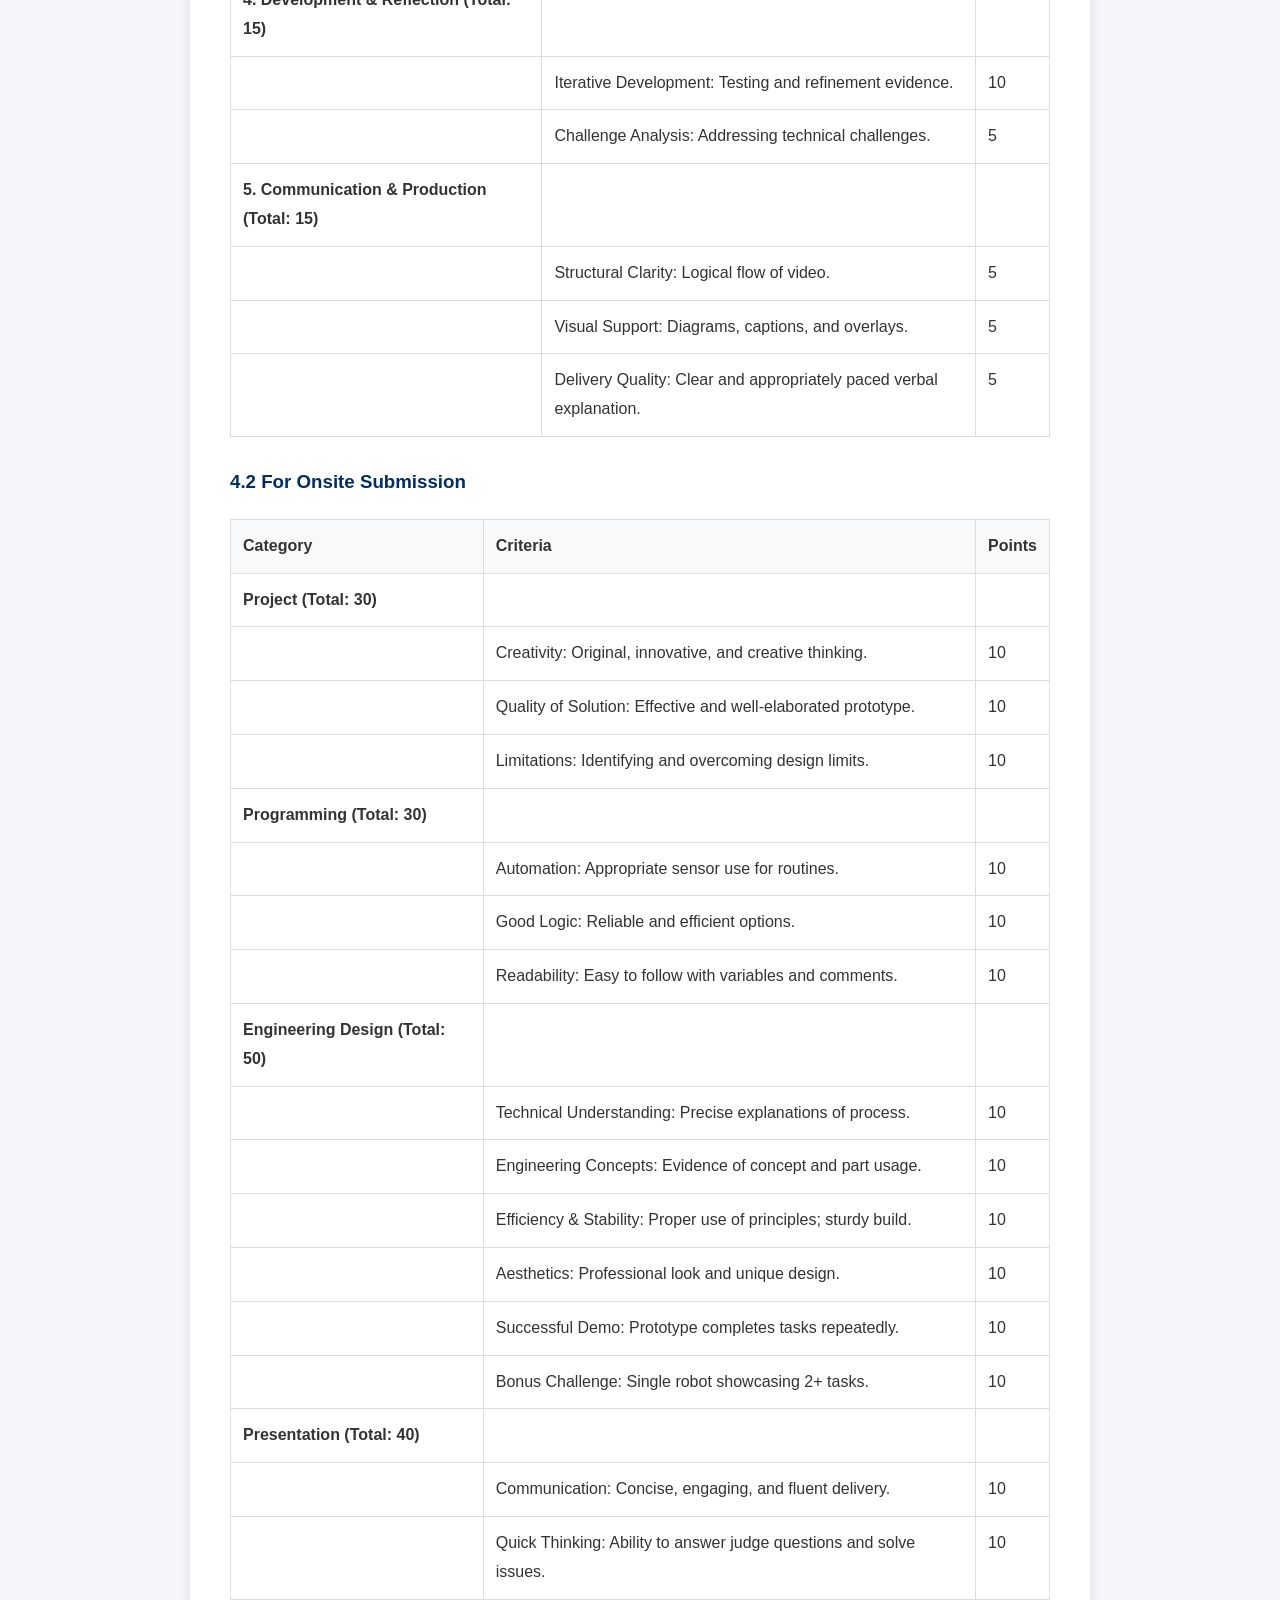
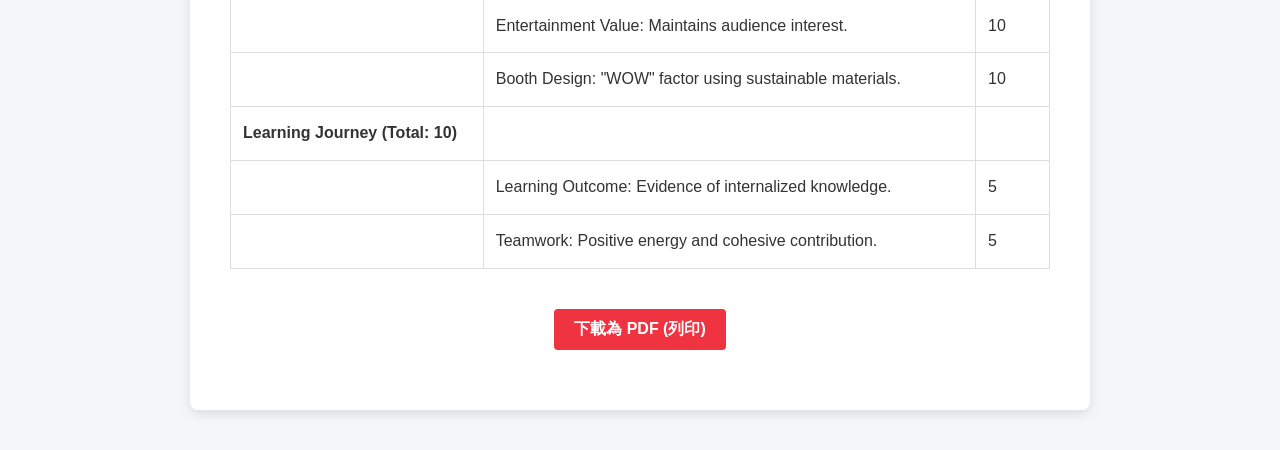
<file: rules/open_rules_en.html>
<!DOCTYPE html>
<html lang="zh-TW">
<head>
    <meta charset="UTF-8">
    <meta name="viewport" content="width=device-width, initial-scale=1.0">
    <title>GRG 2026 - Open Category (English) 完整競賽規則 | Global Robotics Games Taiwan</title>
    <meta name="description" content="2026 Global Robotics Games (GRG) 台灣賽區 Open Category (English) 詳細競賽規則、年齡規範、器材限制、任務場地圖與評分標準說明。">
    <meta name="keywords" content="GRG, GRG 2026, Open Category (English), Global Robotics Games, 競賽規則, 機器人比賽, SPARK, 臺灣智能程式科技教育推廣協會">
    <meta name="robots" content="index, follow">

    <!-- Canonical URL -->
    <link rel="canonical" href="https://global-robotics-games-taiwan.github.io/rules/open_rules_en.html">

    <!-- Open Graph / Social -->
    <meta property="og:type" content="article">
    <meta property="og:url" content="https://global-robotics-games-taiwan.github.io/rules/open_rules_en.html">
    <meta property="og:title" content="GRG 2026 - Open Category (English) 完整競賽規則 | Global Robotics Games Taiwan">
    <meta property="og:description" content="2026 Global Robotics Games (GRG) 台灣賽區 Open Category (English) 詳細規範與計分指南。">
    <meta property="og:image" content="https://global-robotics-games-taiwan.github.io/images/your-image-filename.png">

    <!-- Schema.org Breadcrumbs & Article for SEO & AI Search Engines -->
    <script type="application/ld+json">
    {
      "@context": "https://schema.org",
      "@type": "BreadcrumbList",
      "itemListElement": [
        {
          "@type": "ListItem",
          "position": 1,
          "name": "GRG Taiwan 首頁",
          "item": "https://global-robotics-games-taiwan.github.io/"
        },
        {
          "@type": "ListItem",
          "position": 2,
          "name": "競賽規則",
          "item": "https://global-robotics-games-taiwan.github.io/#rules"
        },
        {
          "@type": "ListItem",
          "position": 3,
          "name": "Open Category (English)",
          "item": "https://global-robotics-games-taiwan.github.io/rules/open_rules_en.html"
        }
      ]
    }
    </script>

    <link rel="stylesheet" href="../css/style.css">
    <style>
        body {
            background-color: #f4f6f9;
        }
        body::before {
            display: none !important;
        }
        .rules-container {
            max-width: 900px;
            margin: 40px auto;
            padding: 40px;
            background: #ffffff;
            color: #333333;
            border-radius: 8px;
            box-shadow: 0 4px 12px rgba(0,0,0,0.1);
            font-family: 'Noto Sans TC', -apple-system, BlinkMacSystemFont, "Segoe UI", Roboto, sans-serif;
            line-height: 1.8;
        }
        .rules-container h1, .rules-container h2, .rules-container h3, .rules-container h4 {
            color: #002D62;
            margin-top: 1.5em;
            margin-bottom: 0.5em;
        }
        .rules-container img {
            max-width: 100%;
            height: auto;
            display: block;
            margin: 20px 0;
            border-radius: 4px;
        }
        .rules-container table {
            width: 100%;
            border-collapse: collapse;
            margin: 20px 0;
            background: #fff;
        }
        .rules-container th, .rules-container td {
            border: 1px solid #ddd;
            padding: 12px;
            text-align: left;
            vertical-align: top;
        }
        .rules-container th {
            background-color: #f8f9fa;
            color: #333;
        }
        .pdf-btn {
            display: inline-block;
            background-color: #EF3340;
            color: #fff;
            padding: 10px 20px;
            border-radius: 4px;
            text-decoration: none;
            font-weight: bold;
            margin-bottom: 20px;
            cursor: pointer;
            border: none;
            font-size: 16px;
        }
        .pdf-btn:hover {
            background-color: #d12d38;
        }
        .back-btn {
            display: inline-block;
            background-color: #002D62;
            color: #fff;
            padding: 10px 20px;
            border-radius: 4px;
            text-decoration: none;
            font-weight: bold;
            margin-bottom: 20px;
            margin-right: 10px;
        }
        .back-btn:hover {
            background-color: #001f44;
        }
        
        @media print {
            body { 
                background: #ffffff !important; 
                color: #000000 !important; 
            }
            .rules-container { 
                box-shadow: none; 
                margin: 0; 
                padding: 0; 
                color: #000000 !important; 
                max-width: 100%;
            }
            .no-print, .pdf-btn, .back-btn, nav, footer, .floating-group { 
                display: none !important; 
            }
            table, img, tr, td, th { 
                page-break-inside: avoid !important; 
            }
            h1, h2, h3, h4 { 
                page-break-after: avoid !important; 
            }
            p, li {
                page-break-inside: avoid;
            }
            * {
                -webkit-print-color-adjust: exact !important;
                color-adjust: exact !important;
            }
            .rules-container th {
                background-color: #f8f9fa !important;
            }
        }
    </style>
</head>
<body>
    <div class="rules-container">
        <div class="no-print">
            <a href="../index.html" class="back-btn">回首頁</a>
            <button onclick="window.print()" class="pdf-btn">下載為 PDF (列印)</button>
        </div>
        <div id="content"><h1 id="2026-grg-open-category-rules---original-english-version">2026 GRG Open Category Rules - Original English Version</h1>
<blockquote>
<p>[!IMPORTANT]<br>This is the exact verbatim original English rulebook as provided by the official Global Robotics Games.</p>
</blockquote>
<h2 id="31-introduction">3.1 Introduction</h2>
<p>The theme for NRC this year is &quot;Mission Meals&quot; focusing on individuals who use technology to tackle hunger issues around the world.
This challenge aims to address the challenge of ensuring a sufficient and stable food supply for all people by leveraging robotic technologies.
Hunger often results from problems in how food is produced and delivered. Robots can support many stages of this journey — from growing food to bringing it safely to the people who need it.</p>
<h2 id="32-online-component-video-submission">3.2. Online Component: Video Submission</h2>
<p>Teams are required to submit a demonstration video showing the robot in action and a presentation video. Each video must be no longer than 3 minutes.</p>
<h3 id="rules-and-regulations">Rules and Regulations</h3>
<p>All video submissions should feature modest and appropriate themes that maintain a respectful and inclusive atmosphere. We will not accept suggestive themes, lewd content, or content that is racially or religiously insensitive or offensive.
All music and third-party content used must be properly licensed or in the public domain. Participants assume all responsibility for copyright compliance.
<strong>Grounds for disqualification:</strong> Includes violation of safety rules, plagiarism, exceeding time limits, fraudulent information, or actions undermining competition integrity.
<strong>Safety:</strong> Any video featuring unsafe robot or team behaviour will result in immediate disqualification. This includes hazardous substances, open flames, smoke, or high-velocity projectiles.
<strong>Electrical Safety:</strong> The maximum allowed voltage is 24V. Teams must demonstrate secure battery mounting and insulation. Evidence of short-circuiting or lack of an E-Stop will result in disqualification.
<strong>Attire Guidelines:</strong> Students must be in full school attire. Individual entries must wear a T-shirt with long pants and covered shoes. Prohibited: slippers, crocs, shorts, and sleeveless tops.
<strong>Audio/Video:</strong> Audio should be clearly audible. Videos must be set as unlisted on YouTube.
Organisers reserve the right to limit the total number of teams each school/robotic centre is allowed to send for the open category.</p>
<h3 id="submission-guidelines">Submission Guidelines</h3>
<p>One submission per team ONLY - please check all information before submission.
<strong>Student Work:</strong> All coding and video production must be done only by the students. Teachers/Coaches may offer technical guidance but cannot build the robot or edit the video.
<strong>Video Title Format:</strong>
School: Team Name_School Name_Age Group
Individual: Your Name_Age Group
<strong>Video Specifications:</strong>
Resolution: at least 1080p
Length: under 5 minutes
Aspect ratio: 16:9
If footage is sped up or slowed down, a film rate label (e.g., &quot;2x speed&quot;) must be clearly displayed.
Refer to Section 4.1 for Video Submission Rubrics.
To submit the video via the link: <a href="https://form.gov.sg/69329042ea8e817df003779f">https://form.gov.sg/69329042ea8e817df003779f</a> </p>
<h3 id="pdpa">PDPA</h3>
<p>By submitting a video entry, participants acknowledge and consent to the following:
<strong>Collection:</strong> Personal data including name, image, likeness, voice, and data within the video.
<strong>Use:</strong> For purposes related to the competition, including administration, judging, and promotion/marketing.
<strong>Disclosure:</strong> To judges, partners, vendors, and third-party platforms (e.g., video-hosting services) which may be located outside Singapore.
<strong>Publication:</strong> Acknowledging that submitted videos may be made publicly accessible.
<strong>Representations:</strong> The participant has obtained necessary consents from all identifiable individuals in the video.
<strong>Retention:</strong> Data will be kept as long as necessary for legal/business requirements and then securely disposed of.
<strong>Minors:</strong> Participants below 13 years of age must submit with the consent of a parent or legal guardian.</p>
<h2 id="32-challenges">3.2. Challenges</h2>
<p>Teams are to develop robotic solutions that addresses one or more key challenges as outlined below. Additionally, to attempt the bonus challenge, teams must first address at least one of the key challenges.</p>
<h3 id="a-lack-of-food-production-infrastructure">a) Lack of Food Production Infrastructure</h3>
<p><strong>Challenge Description:</strong> If appropriate food production infrastructure is not in place, crops cannot be protected from weather conditions, nor can proper watering or effective planting be carried out, which may result in reduced yields.
<strong>Possible Robotic Solutions:</strong> Robots can assemble lightweight frames, install cultivation racks, systematically place plant pots, connect irrigation hoses, and secure panels.
<strong>Impact on Hunger:</strong> This can address lack of food production infrastructure, leading to more stable food production.</p>
<h3 id="b-labour-intensive-food-production-processes">b) Labour-Intensive Food Production Processes</h3>
<p><strong>Challenge Description:</strong> Tasks such as harvesting and sorting the harvested or caught products, are still largely performed by hand. However, these tasks are labour-intensive and difficult to make more efficient.
<strong>Possible Robotic Solutions:</strong> Robots can, for example, perform weeding, pollination, and the harvesting of vegetables, eggs, and fish, as well as sort harvested or caught products.
<strong>Impact on Hunger:</strong> Robots that automate food production will enable food to be produced more efficiently.</p>
<h3 id="c-poor-logistics">c) Poor Logistics</h3>
<p><strong>Challenge Description:</strong> If food is transported too slowly or not kept at the right temperature, it may have to be thrown away even though it was produced carefully. Also, if some areas have too much food while others do not have enough, the food cannot be shared effectively with everyone.
<strong>Possible Robotic Solutions:</strong> Robots can deliver food while keeping it at the right temperature.
<strong>Impact on Hunger:</strong> By creating efficient transportation and food supply systems, food can be distributed more effectively and hunger can be reduced.</p>
<h3 id="d-robot-versatility-through-end-effector-design-bonus-challenge">d) Robot Versatility through End-Effector Design (Bonus Challenge)</h3>
<p><strong>Challenge Description:</strong> The robot deployment faces inefficiency due to robots being specialised for single tasks. This limitation increases cost due to higher number of robots needed to tackle different tasks.
<strong>Possible Robotic Solutions:</strong> Using mobile robots, drones, or humanoid robots as base platforms, a modular system can be implemented where interchangeable end-effectors enable a single robot to perform multiple tasks. Examples include:</p>
<ul>
<li>Pot Placement Tool for Crop Cultivation</li>
<li>Frame Fastening Tool for Greenhouse Assembly</li>
<li>Seed and Fertilizer Dispenser for Uniform Distribution</li>
<li>Soft Gripper for Crop Harvesting</li>
<li>Specialized Tool for Livestock Care
Teams are expected to develop at least two interchangeable end-effectors.
<strong>Impact on Hunger:</strong> If one robot can do many different jobs, robots can be used more cheaply and more effectively to help solve hunger problems.</li>
</ul>
<h2 id="33-onsite-component-project-booth">3.3. Onsite Component: Project Booth</h2>
<p>Shortlisted teams are required to present their robotic solutions in a project booth or a designated area. Approximately 2m by 2m floor space is given per team.
Teams should utilize the booth to present information about their research and the development of the robotic solution. All booth decorations and setup, including the robotic solution, must remain within the booth area. Teams that exceed the boundary with props, decorations, or robots will face penalties. If liquids are necessary for the project, teams are restricted to use water only.</p>
<h3 id="judging-format--requirements">Judging Format &amp; Requirements</h3>
<ul>
<li>Teams are given 30 minutes for setup and testing at their booths.</li>
<li>Presentation of robots will be done in either one or two judging sessions.</li>
<li>During each session, teams will have up to 10 minutes for presentation and 5 minutes for Q&amp;A.</li>
<li>Teams should familiarize themselves with the competition day schedule and ensure their presence at the booth during their sessions.</li>
<li>If a robotic solution does not function properly, teams are to troubleshoot before the next session.</li>
<li>The minimum number of teams for each age group is 10 for judging to proceed; otherwise, age groups will be combined. E.g. If there are only 3 Tertiary teams, they will be judged together with the Secondary level teams.</li>
</ul>
<h3 id="age-group-requirements">Age Group Requirements</h3>
<p><strong>Primary (7 to 12 years old)</strong>
If you are in this age group, you will need to explain how your robotic solution will address the problem statement(s) in food productivity, making it more weather resistant, more effectively distributed or more production efficient.</p>
<p><strong>Secondary (13 to 16 years old)</strong>
If you are in this age group, you will need to explain how your robotic solution will address the problem statement(s) in agriculture, showing how it can positively impact labourer’s lives.</p>
<p><strong>Tertiary (17 to 19 years old)</strong>
If you are in this age group, you will need to explain how your robotic solution will address the problem statement(s) and how it can become a reality. Describe what challenges must be overcome to make it feasible for widespread use in agriculture, or any other relevant industries.</p>
<h2 id="4-scoring-rubrics">4. Scoring Rubrics</h2>
<h3 id="41-for-online-submission">4.1 For Online Submission</h3>
<p>The online component evaluates the technical efficiency and logic demonstrated in the video submission:</p>
<ul>
<li>Mechanical Efficiency: Parts and energy are used efficiently; strong and sturdy – 5 marks</li>
<li>Automation: Appropriate inputs from sensors – 5 marks</li>
</ul>
<table>
<thead>
<tr>
<th>Main Category</th>
<th>SubCategory / Criteria</th>
<th>Points</th>
</tr>
</thead>
<tbody><tr>
<td><strong>1. Problem &amp; Concept Clarity (Total: 20)</strong></td>
<td></td>
<td></td>
</tr>
<tr>
<td></td>
<td>Problem Definition: Clearly articulated and contextually justified.</td>
<td>10</td>
</tr>
<tr>
<td></td>
<td>Concept Rationale: Logic behind the chosen solution is explained.</td>
<td>10</td>
</tr>
<tr>
<td><strong>2. Engineering Design (Total: 30)</strong></td>
<td></td>
<td></td>
</tr>
<tr>
<td></td>
<td>System Explanation: Architecture and algorithmic logic.</td>
<td>10</td>
</tr>
<tr>
<td></td>
<td>Engineering Depth: Principles and technical reasoning.</td>
<td>10</td>
</tr>
<tr>
<td></td>
<td>Design Trade-offs: Decisions and constraints discussed.</td>
<td>10</td>
</tr>
<tr>
<td><strong>3. Demonstrated Functionality (Total: 20)</strong></td>
<td></td>
<td></td>
</tr>
<tr>
<td></td>
<td>Clear Operation: Robot is visible and understandable.</td>
<td>10</td>
</tr>
<tr>
<td></td>
<td>Task Completion: Full task is verifiable in recording.</td>
<td>10</td>
</tr>
<tr>
<td><strong>4. Development &amp; Reflection (Total: 15)</strong></td>
<td></td>
<td></td>
</tr>
<tr>
<td></td>
<td>Iterative Development: Testing and refinement evidence.</td>
<td>10</td>
</tr>
<tr>
<td></td>
<td>Challenge Analysis: Addressing technical challenges.</td>
<td>5</td>
</tr>
<tr>
<td><strong>5. Communication &amp; Production (Total: 15)</strong></td>
<td></td>
<td></td>
</tr>
<tr>
<td></td>
<td>Structural Clarity: Logical flow of video.</td>
<td>5</td>
</tr>
<tr>
<td></td>
<td>Visual Support: Diagrams, captions, and overlays.</td>
<td>5</td>
</tr>
<tr>
<td></td>
<td>Delivery Quality: Clear and appropriately paced verbal explanation.</td>
<td>5</td>
</tr>
</tbody></table>
<h3 id="42-for-onsite-submission">4.2 For Onsite Submission</h3>
<table>
<thead>
<tr>
<th>Category</th>
<th>Criteria</th>
<th>Points</th>
</tr>
</thead>
<tbody><tr>
<td><strong>Project (Total: 30)</strong></td>
<td></td>
<td></td>
</tr>
<tr>
<td></td>
<td>Creativity: Original, innovative, and creative thinking.</td>
<td>10</td>
</tr>
<tr>
<td></td>
<td>Quality of Solution: Effective and well-elaborated prototype.</td>
<td>10</td>
</tr>
<tr>
<td></td>
<td>Limitations: Identifying and overcoming design limits.</td>
<td>10</td>
</tr>
<tr>
<td><strong>Programming (Total: 30)</strong></td>
<td></td>
<td></td>
</tr>
<tr>
<td></td>
<td>Automation: Appropriate sensor use for routines.</td>
<td>10</td>
</tr>
<tr>
<td></td>
<td>Good Logic: Reliable and efficient options.</td>
<td>10</td>
</tr>
<tr>
<td></td>
<td>Readability: Easy to follow with variables and comments.</td>
<td>10</td>
</tr>
<tr>
<td><strong>Engineering Design (Total: 50)</strong></td>
<td></td>
<td></td>
</tr>
<tr>
<td></td>
<td>Technical Understanding: Precise explanations of process.</td>
<td>10</td>
</tr>
<tr>
<td></td>
<td>Engineering Concepts: Evidence of concept and part usage.</td>
<td>10</td>
</tr>
<tr>
<td></td>
<td>Efficiency &amp; Stability: Proper use of principles; sturdy build.</td>
<td>10</td>
</tr>
<tr>
<td></td>
<td>Aesthetics: Professional look and unique design.</td>
<td>10</td>
</tr>
<tr>
<td></td>
<td>Successful Demo: Prototype completes tasks repeatedly.</td>
<td>10</td>
</tr>
<tr>
<td></td>
<td>Bonus Challenge: Single robot showcasing 2+ tasks.</td>
<td>10</td>
</tr>
<tr>
<td><strong>Presentation (Total: 40)</strong></td>
<td></td>
<td></td>
</tr>
<tr>
<td></td>
<td>Communication: Concise, engaging, and fluent delivery.</td>
<td>10</td>
</tr>
<tr>
<td></td>
<td>Quick Thinking: Ability to answer judge questions and solve issues.</td>
<td>10</td>
</tr>
<tr>
<td></td>
<td>Entertainment Value: Maintains audience interest.</td>
<td>10</td>
</tr>
<tr>
<td></td>
<td>Booth Design: &quot;WOW&quot; factor using sustainable materials.</td>
<td>10</td>
</tr>
<tr>
<td><strong>Learning Journey (Total: 10)</strong></td>
<td></td>
<td></td>
</tr>
<tr>
<td></td>
<td>Learning Outcome: Evidence of internalized knowledge.</td>
<td>5</td>
</tr>
<tr>
<td></td>
<td>Teamwork: Positive energy and cohesive contribution.</td>
<td>5</td>
</tr>
</tbody></table>
</div>
        <div class="no-print" style="margin-top: 40px; text-align: center;">
            <button onclick="window.print()" class="pdf-btn">下載為 PDF (列印)</button>
        </div>
    </div>
</body>
</html>
</file>
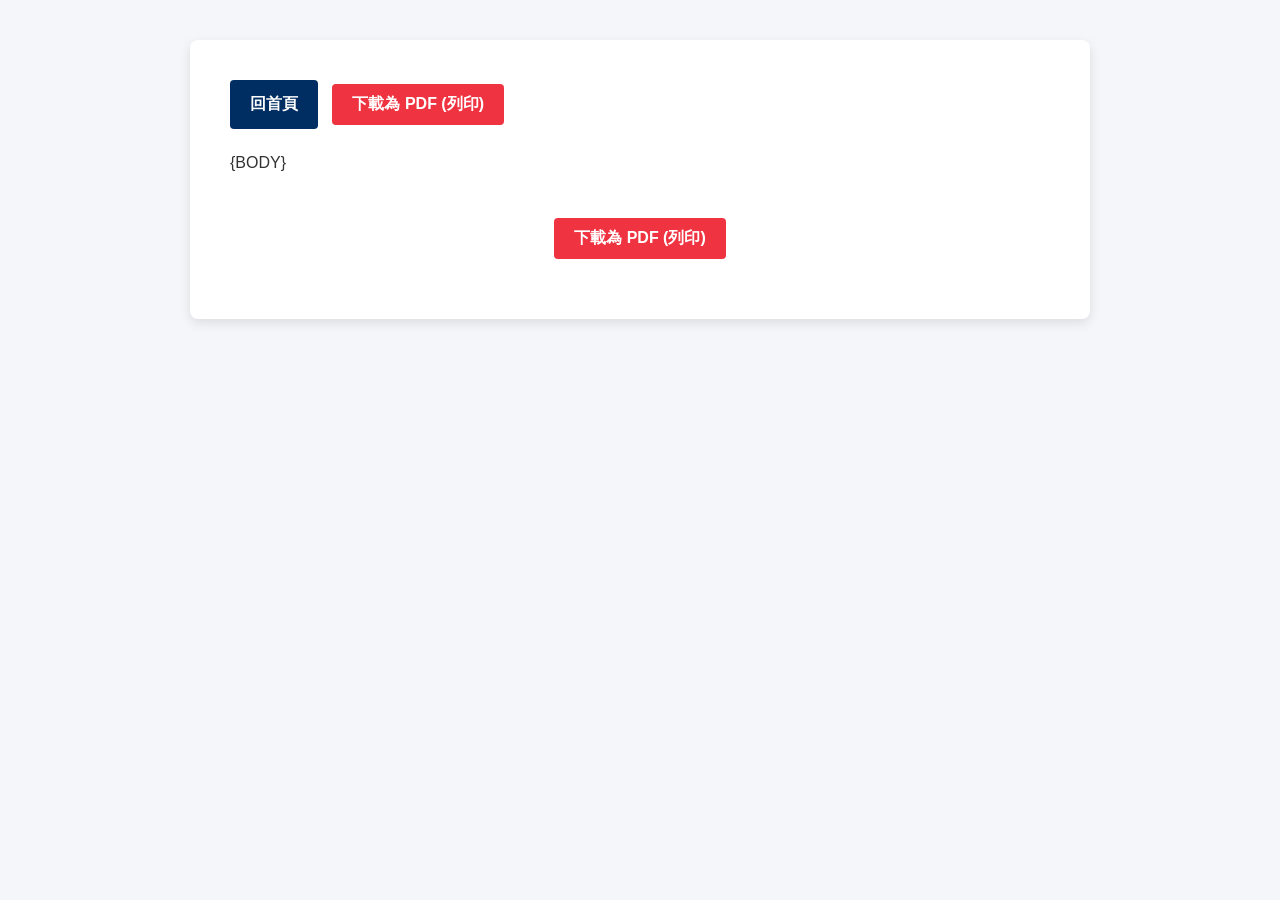
<file: rules/template.html>
<!DOCTYPE html>
<html lang="zh-TW">
<head>
    <meta charset="UTF-8">
    <meta name="viewport" content="width=device-width, initial-scale=1.0">
    <title>GRG 2026 - {TITLE} 完整競賽規則 | Global Robotics Games Taiwan</title>
    <meta name="description" content="2026 Global Robotics Games (GRG) 台灣賽區 {TITLE} 詳細競賽規則、年齡規範、器材限制、任務場地圖與評分標準說明。">
    <meta name="keywords" content="GRG, GRG 2026, {TITLE}, Global Robotics Games, 競賽規則, 機器人比賽, SPARK, 臺灣智能程式科技教育推廣協會">
    <meta name="robots" content="index, follow">

    <!-- Canonical URL -->
    <link rel="canonical" href="https://global-robotics-games-taiwan.github.io/rules/{HTMLFILE}">

    <!-- Open Graph / Social -->
    <meta property="og:type" content="article">
    <meta property="og:url" content="https://global-robotics-games-taiwan.github.io/rules/{HTMLFILE}">
    <meta property="og:title" content="GRG 2026 - {TITLE} 完整競賽規則 | Global Robotics Games Taiwan">
    <meta property="og:description" content="2026 Global Robotics Games (GRG) 台灣賽區 {TITLE} 詳細規範與計分指南。">
    <meta property="og:image" content="https://global-robotics-games-taiwan.github.io/images/your-image-filename.png">

    <!-- Schema.org Breadcrumbs & Article for SEO & AI Search Engines -->
    <script type="application/ld+json">
    {
      "@context": "https://schema.org",
      "@type": "BreadcrumbList",
      "itemListElement": [
        {
          "@type": "ListItem",
          "position": 1,
          "name": "GRG Taiwan 首頁",
          "item": "https://global-robotics-games-taiwan.github.io/"
        },
        {
          "@type": "ListItem",
          "position": 2,
          "name": "競賽規則",
          "item": "https://global-robotics-games-taiwan.github.io/#rules"
        },
        {
          "@type": "ListItem",
          "position": 3,
          "name": "{TITLE}",
          "item": "https://global-robotics-games-taiwan.github.io/rules/{HTMLFILE}"
        }
      ]
    }
    </script>

    <link rel="stylesheet" href="../css/style.css">
    <style>
        body {
            background-color: #f4f6f9;
        }
        body::before {
            display: none !important;
        }
        .rules-container {
            max-width: 900px;
            margin: 40px auto;
            padding: 40px;
            background: #ffffff;
            color: #333333;
            border-radius: 8px;
            box-shadow: 0 4px 12px rgba(0,0,0,0.1);
            font-family: 'Noto Sans TC', -apple-system, BlinkMacSystemFont, "Segoe UI", Roboto, sans-serif;
            line-height: 1.8;
        }
        .rules-container h1, .rules-container h2, .rules-container h3, .rules-container h4 {
            color: #002D62;
            margin-top: 1.5em;
            margin-bottom: 0.5em;
        }
        .rules-container img {
            max-width: 100%;
            height: auto;
            display: block;
            margin: 20px 0;
            border-radius: 4px;
        }
        .rules-container table {
            width: 100%;
            border-collapse: collapse;
            margin: 20px 0;
            background: #fff;
        }
        .rules-container th, .rules-container td {
            border: 1px solid #ddd;
            padding: 12px;
            text-align: left;
            vertical-align: top;
        }
        .rules-container th {
            background-color: #f8f9fa;
            color: #333;
        }
        .pdf-btn {
            display: inline-block;
            background-color: #EF3340;
            color: #fff;
            padding: 10px 20px;
            border-radius: 4px;
            text-decoration: none;
            font-weight: bold;
            margin-bottom: 20px;
            cursor: pointer;
            border: none;
            font-size: 16px;
        }
        .pdf-btn:hover {
            background-color: #d12d38;
        }
        .back-btn {
            display: inline-block;
            background-color: #002D62;
            color: #fff;
            padding: 10px 20px;
            border-radius: 4px;
            text-decoration: none;
            font-weight: bold;
            margin-bottom: 20px;
            margin-right: 10px;
        }
        .back-btn:hover {
            background-color: #001f44;
        }
        
        @media print {
            body { 
                background: #ffffff !important; 
                color: #000000 !important; 
            }
            .rules-container { 
                box-shadow: none; 
                margin: 0; 
                padding: 0; 
                color: #000000 !important; 
                max-width: 100%;
            }
            .no-print, .pdf-btn, .back-btn, nav, footer, .floating-group { 
                display: none !important; 
            }
            table, img, tr, td, th { 
                page-break-inside: avoid !important; 
            }
            h1, h2, h3, h4 { 
                page-break-after: avoid !important; 
            }
            p, li {
                page-break-inside: avoid;
            }
            * {
                -webkit-print-color-adjust: exact !important;
                color-adjust: exact !important;
            }
            .rules-container th {
                background-color: #f8f9fa !important;
            }
        }
    </style>
</head>
<body>
    <div class="rules-container">
        <div class="no-print">
            <a href="../index.html" class="back-btn">回首頁</a>
            <button onclick="window.print()" class="pdf-btn">下載為 PDF (列印)</button>
        </div>
        <div id="content">{BODY}</div>
        <div class="no-print" style="margin-top: 40px; text-align: center;">
            <button onclick="window.print()" class="pdf-btn">下載為 PDF (列印)</button>
        </div>
    </div>
</body>
</html>
</file>
<file: css/style.css>
:root {
            --sg-red: #EF3340;       /* 新加坡紅 */
            --tw-blue: #002D62;      /* 台灣深海藍 */
            --tech-cyan: #00F2FF;    /* 科技青色 */
            --dark-bg: #0A0F1E;      /* 深色背景 */
            --pure-white: #FFFFFF;
            --line-green: #06C755;   /* LINE 官方綠 */
        }

        * {
            margin: 0;
            padding: 0;
            box-sizing: border-box;
        }

        body {
            background-color: var(--dark-bg);
            color: #FFFFFF;
            font-family: 'Noto Sans TC', sans-serif;
            overflow-x: hidden;
            line-height: 1.6;
            scroll-behavior: smooth;
        }

        /* 科技感背景裝飾 */
        body::before {
            content: "";
            position: fixed;
            top: 0; left: 0; width: 100%; height: 100%;
            background-image: 
                radial-gradient(circle at 20% 30%, rgba(0, 45, 98, 0.4) 0%, transparent 50%),
                radial-gradient(circle at 80% 70%, rgba(239, 51, 64, 0.2) 0%, transparent 50%);
            z-index: -1;
        }

        /* 導覽列 - 恢復原始精緻樣式 */
       /* --- 導覽列與懸浮按鈕 (已整合手機版) --- */
        nav {
            background: rgba(10, 15, 30, 0.95);
            backdrop-filter: blur(20px);
            padding: 1rem 5%;
            display: flex;
            justify-content: space-between;
            align-items: center;
            position: sticky;
            top: 0;
            z-index: 1100;
            border-bottom: 2px solid var(--tw-blue);
            box-shadow: 0 4px 20px rgba(0, 242, 255, 0.15);
        }

        .logo-container {
            display: flex;
            align-items: center;
            gap: 15px;
        }

        .main-logo-img {
            height: 50px;
            filter: drop-shadow(0 0 8px var(--tech-cyan));
        }

        .nav-brand {
            font-family: 'Orbitron', sans-serif;
            font-size: 1.4rem;
            font-weight: 900;
            letter-spacing: 2px;
            color: var(--pure-white);
            text-shadow: 0 0 10px rgba(255,255,255,0.5);
        }

        /* 漢堡按鈕 - 預設隱藏 (電腦版) */
        #menu-toggle {
            display: none;
            flex-direction: column;
            gap: 5px;
            background: none;
            border: none;
            cursor: pointer;
            z-index: 1200;
        }

        #menu-toggle span {
            display: block;
            width: 28px;
            height: 2px;
            background: var(--pure-white);
            transition: 0.3s;
            box-shadow: 0 0 5px var(--tech-cyan);
        }

        .nav-links {
            list-style: none;
            display: flex;
            gap: 30px;
        }

        .nav-links a {
            text-decoration: none;
            color: var(--pure-white);
            font-weight: 700;
            font-size: 0.95rem;
            transition: 0.3s;
            padding: 8px 15px;
            border-radius: 5px;
            cursor: pointer;
        }

        .nav-links a:hover {
            color: var(--tech-cyan);
            background: rgba(255,255,255,0.05);
            box-shadow: 0 0 15px rgba(0, 242, 255, 0.3);
        }

        /* 懸浮按鈕群組 */
        .floating-group {
            position: fixed;
            right: 0;
            top: 55%;
            transform: translateY(-50%);
            z-index: 2000;
            display: flex;
            flex-direction: column;
            gap: 2px;
        }

        .f-btn {
            writing-mode: vertical-rl;
            padding: 20px 12px;
            font-weight: 700;
            letter-spacing: 2px;
            text-decoration: none;
            font-size: 1.8rem;
            border-radius: 10px 0 0 10px;
            transition: 0.3s all ease;
            text-align: center;
            border: 2px solid transparent;
        }

        .f-red { background: var(--sg-red); color: white; border: 1px solid rgba(255,255,255,0.1); }
        .f-red:hover { background: var(--tw-blue); padding-right: 25px; border-color: var(--tech-cyan); box-shadow: -5px 0 15px var(--tech-cyan); }
        .f-white { background: var(--pure-white); color: var(--tw-blue); border: 2px solid var(--sg-red); }
        .f-white:hover { background: var(--sg-red); color: white; padding-right: 25px; border-color: var(--pure-white); box-shadow: -5px 0 15px rgba(239, 51, 64, 0.5); }
        .f-green { background: var(--line-green); color: white; border: 1px solid rgba(255,255,255,0.1); }
        .f-green:hover { background: #05a045; padding-right: 25px; border-color: #fff; box-shadow: -5px 0 15px var(--line-green); }

        /* --- 手機版 RWD 特殊樣式 (關鍵！) --- */
     /* --- 手機版 RWD 特殊樣式 (修正選單不出現問題) --- */
      @media (max-width: 1024px) {
    #menu-toggle { 
        display: flex; 
    }

            .nav-brand { font-size: 1rem; letter-spacing: 1px; }

           .nav-links {
        position: fixed;
        top: 0;
        right: -100%; /* 初始藏在螢幕右側 */
        width: 70%;
        height: 100vh;
        background: rgba(10, 15, 30, 0.98); /* 背景稍微深一點確保文字清晰 */
        flex-direction: column; 
        justify-content: center;
        align-items: center;
        transition: 0.4s cubic-bezier(0.4, 0, 0.2, 1);
        gap: 30px;
        z-index: 1100; /* 確保在導覽列背景之上 */
        display: flex !important; /* 強制啟動 flex 佈局 */
        border-left: 1px solid var(--tw-blue);
        box-shadow: -5px 0 20px rgba(0,0,0,0.5);
    }

           /* 當 JS 加入 .active 類別時滑入螢幕 */
    .nav-links.active {
        right: 0 !important;
    }

    .nav-links a {
        font-size: 1.2rem; /* 手機版字體稍微加大方便點擊 */
        width: 100%;
        text-align: center;
    }
}
            /* 手機版懸浮按鈕優化 */
            .floating-group {
                top: auto;
                bottom: 0;
                left: 0;
                right: 0;
                transform: none;
                flex-direction: row;
                width: 100%;
                height: 60px;
                background: var(--dark-bg);
                border-top: 1px solid var(--tw-blue);
            }

            .f-btn {
                writing-mode: horizontal-tb;
                width: 20%;
                height: 100%;
                padding: 0;
                display: flex;
                align-items: center;
                justify-content: center;
                font-size: 1.4rem;
                border-radius: 0;
                letter-spacing: 0;
            }
        }

        /* 漢堡按鈕動畫輔助類 */
        .rotate-45 { transform: translateY(7px) rotate(45deg); }
        .opacity-0 { opacity: 0; }
        .-rotate-45 { transform: translateY(-7px) rotate(-45deg); }
        /* 主視覺區塊 - LOGO 紋路與文字強化 */
        .hero {
            height: 80vh;
            display: flex;
            flex-direction: column;
            justify-content: center;
            align-items: center;
            text-align: center;
            padding: 0 5%;
        }

        .hero h1 {
            font-family: 'Orbitron', sans-serif;
            font-size: clamp(2rem, 7vw, 4.5rem);
            font-weight: 900;
            background: linear-gradient(135deg, #fff 40%, var(--tw-blue) 70%, var(--sg-red) 100%);
            -webkit-background-clip: text;
            -webkit-text-fill-color: transparent;
            filter: drop-shadow(0 5px 15px rgba(0,0,0,0.5));
        }

        .hero p {
            font-size: 1.2rem;
            color: var(--tech-cyan);
            letter-spacing: 4px;
            margin: 20px 0 40px;
        }

        .hero-img {
            max-width: 600px;
            width: 95%;
            animation: float 4s ease-in-out infinite;
            /* 針對老闆要求：加強邊框對比色、清晰文字、凸顯紋路 */
            filter: 
                brightness(1.1)
                contrast(1.2)
                drop-shadow(0 0 2px rgba(255,255,255,0.8)) /* 白色細邊，凸顯 Global/Games 字體 */
                drop-shadow(0 0 15px var(--tech-cyan))
                drop-shadow(0 0 30px rgba(239, 51, 64, 0.4));
        }

        @keyframes float {
            0%, 100% { transform: translateY(0px); }
            50% { transform: translateY(-15px); }
        }

        /* 內容區塊 - 恢復完整內容與排版 */
        .container {
            max-width: 1200px;
            margin: 0 auto;
            padding: 80px 5%;
        }

        .section-title {
            text-align: center;
            margin-bottom: 50px;
        }

        .section-title h2 {
            font-family: 'Orbitron', sans-serif;
            font-size: 2.2rem;
            color: var(--pure-white);
            border-bottom: 3px solid var(--sg-red);
            display: inline-block;
            padding-bottom: 10px;
        }

       /* 確保卡片排版流暢 */
/* 控制 2x2 排版 */
.info-grid {
    display: grid;
    /* 電腦版：固定為兩欄 */
    grid-template-columns: repeat(2, 1fr); 
    gap: 30px;
    padding: 40px 5%;
    max-width: 1200px;
    margin: 0 auto;
}

/* 針對年齡標籤的強化 (加大且使用鮮艷色) */
.age-tag {
    display: inline-block;
    background: #ffec00; /* 使用高對比度的鮮黃色 */
    color: #000;         /* 黑色字體確保可讀性 */
    padding: 6px 16px;
    border-radius: 4px;
    font-size: 1.1rem;   /* 加大字體 */
    font-weight: 900;    /* 極粗體 */
    margin-bottom: 15px;
    text-transform: uppercase;
    box-shadow: 0 0 10px rgba(255, 236, 0, 0.5);
    font-family: 'Noto Sans TC', sans-serif;
}

/* 卡片基礎樣式微調 */
.info-card {
    background: rgba(10, 20, 40, 0.85);
    border: 2px solid var(--spark-blue);
    padding: 30px;
    border-radius: 12px;
    transition: 0.3s ease;
    text-align: left; /* 改回靠左對齊方便閱讀列表 */
}

.info-card:hover {
    border-color: #ff00ff;
    transform: translateY(-5px);
    box-shadow: 0 0 25px rgba(255, 0, 255, 0.3);
}

.info-card h3 {
    font-family: 'Orbitron', sans-serif;
    color: #fff;
    margin: 10px 0;
    font-size: 1.5rem;
    letter-spacing: 2px;
}

/* 手機版自動切換為一欄排版 */
@media (max-width: 850px) {
    .info-grid {
        grid-template-columns: 1fr; 
        padding: 20px;
    }
    
    .age-tag {
        font-size: 1rem;
    }
}

/* 類別標籤樣式 (例如: 6-9 歲) */
.category-tag {
    display: inline-block;
    background: var(--spark-orange);
    color: #000;
    padding: 3px 12px;
    border-radius: 20px;
    font-size: 0.75rem;
    font-weight: 900;
    margin-bottom: 10px;
    font-family: 'Orbitron', sans-serif;
}

.mission-theme {
    color: var(--spark-blue);
    font-weight: bold;
    font-size: 0.9rem;
    margin-bottom: 15px;
    border-bottom: 1px solid rgba(0, 210, 255, 0.3);
    padding-bottom: 5px;
}
        /* 影片展示區塊 */
        .video-section {
            background: rgba(0,0,0,0.2);
            padding: 80px 5%;
        }

        .video-grid {
            display: grid;
            grid-template-columns: repeat(auto-fit, minmax(450px, 1fr));
            gap: 30px;
            max-width: 1100px;
            margin: 0 auto;
        }

        .video-wrapper {
            position: relative;
            padding-bottom: 56.25%;
            height: 0;
            border-radius: 15px;
            overflow: hidden;
            box-shadow: 0 10px 30px rgba(0,0,0,0.5);
        }

        .video-wrapper iframe {
            position: absolute;
            top: 0; left: 0; width: 100%; height: 100%;
            border: none;
        }

        /* 媒體報導區塊 - 恢復破框浮動效果 */
        .media-section {
            padding: 100px 5%;
            background: var(--dark-bg);
        }

        .media-grid {
            display: grid;
            grid-template-columns: repeat(auto-fit, minmax(300px, 1fr));
            gap: 50px;
            max-width: 1100px;
            margin: 0 auto;
        }

        .media-card {
            display: block;
            text-decoration: none;
            background: rgba(255, 255, 255, 0.03);
            border-radius: 15px;
            border: 1px solid rgba(255, 255, 255, 0.1);
            transition: all 0.5s cubic-bezier(0.4, 0, 0.2, 1);
            position: relative;
            z-index: 1;
        }

        .media-img-wrapper {
            width: 100%;
            height: 220px;
            overflow: visible; /* 關鍵：恢復破框浮動 */
            display: flex;
            align-items: center;
            justify-content: center;
        }

        .media-img-wrapper img {
            width: 90%;
            height: 90%;
            object-fit: contain;
            opacity: 0.7;
            transition: all 0.5s ease;
        }

        /* 媒體卡片滑動回饋 */
        .media-card:hover {
            z-index: 10;
            background: rgba(255, 255, 255, 0.08);
            border-color: var(--tech-cyan);
            box-shadow: 0 20px 40px rgba(0, 242, 255, 0.2);
        }

        .media-card:hover .media-img-wrapper img {
            opacity: 1;
            transform: scale(1.15) translateY(-15px); /* 破框浮起特效 */
            filter: drop-shadow(0 10px 20px rgba(0,0,0,0.5));
        }

        .media-content { padding: 25px; text-align: center; }
        .media-content h4 { color: #fff; margin-bottom: 5px; font-size: 1.2rem; }
        .media-content p { color: var(--tech-cyan); font-size: 0.9rem; }

        footer {
            padding: 50px 5%;
            text-align: center;
            border-top: 1px solid var(--tw-blue);
            color: rgba(255,255,255,0.4);
        }
        
        /* --- 浮動動畫 --- */
@keyframes logoFloat {
    0%, 100% {
        transform: translateY(0);
    }
    50% {
        transform: translateY(-25px); /* 向上漂浮的幅度 */
    }
}
        /* 聯絡區塊基礎設置 */
.contact-section {
    padding: 80px 0;
    text-align: center;
    background: transparent;
}

/* 社群卡片容器 */
.social-container {
    display: flex;
    justify-content: center;
    gap: 40px;
    flex-wrap: wrap;
    padding-top: 40px;
}

/* 高科技社群圖框 */
.social-card {
    text-decoration: none;
    color: #fff;
    perspective: 1000px;
    /* 持續漂浮動畫，三個卡片給予不同的延遲時間讓動態更有層次 */
    animation: floatingCard 4s ease-in-out infinite;
}

.social-card:nth-child(2) { animation-delay: 0.5s; }
.social-card:nth-child(3) { animation-delay: 1s; }

.card-inner {
    width: 140px;
    height: 160px;
    background: rgba(15, 15, 25, 0.8);
    border: 2px solid #00ffff; /* 初號機螢光藍邊框 */
    border-radius: 10px;
    display: flex;
    flex-direction: column;
    align-items: center;
    justify-content: center;
    box-shadow: 0 0 15px rgba(0, 255, 255, 0.3), inset 0 0 10px rgba(0, 255, 255, 0.2);
    transition: all 0.4s cubic-bezier(0.175, 0.885, 0.32, 1.275);
    position: relative;
    overflow: hidden;
}

/* 圖框上方的掃描光束特效 */
.card-inner::after {
    content: '';
    position: absolute;
    top: -100%;
    left: -100%;
    width: 300%;
    height: 300%;
    background: linear-gradient(45deg, transparent, rgba(0, 255, 255, 0.1), transparent);
    transition: 0.5s;
}

/* 圖像框 */
.icon-box {
    width: 70px;
    height: 70px;
    margin-bottom: 15px;
    display: flex;
    align-items: center;
    justify-content: center;
}

.social-icon {
    width: 100%;
    height: auto;
    filter: drop-shadow(0 0 5px rgba(255, 255, 255, 0.5));
}

/* --- 觸碰動態回饋 (Hover) --- */
.social-card:hover .card-inner {
    transform: translateY(-10px) rotateX(10deg) scale(1.1);
    border-color: #ff00ff; /* 觸碰時變為初號機紫/粉色系 */
    box-shadow: 0 0 30px rgba(255, 0, 255, 0.6), inset 0 0 20px rgba(255, 0, 255, 0.4);
}

.social-card:hover .card-inner::after {
    top: -50%;
    left: -50%;
}

.social-card span {
    font-family: 'Orbitron', sans-serif;
    font-size: 0.9rem;
    letter-spacing: 2px;
    text-transform: uppercase;
}

/* --- 動畫：持續漂浮 --- */
@keyframes floatingCard {
    0%, 100% { transform: translateY(0); }
    50% { transform: translateY(-15px); }
}

/* 平滑捲動 */
html {
    scroll-behavior: smooth;
}
    
/* --- 前進新加坡專區 --- */
.singapore-section {
    padding: 80px 5%;
    background: linear-gradient(to bottom, var(--dark-bg), rgba(10, 20, 40, 0.95), var(--dark-bg));
    text-align: center;
}

.singapore-section .section-subtitle {
    color: var(--tech-cyan);
    font-size: 1.2rem;
    letter-spacing: 3px;
    margin-bottom: 20px;
    font-family: 'Orbitron', sans-serif;
    text-transform: uppercase;
}

.singapore-section .section-intro {
    color: #e0e0e0;
    font-size: 1.1rem;
    line-height: 1.8;
    max-width: 800px;
    margin: 0 auto 50px auto;
    text-align: center;
    text-shadow: 0 2px 4px rgba(0,0,0,0.5);
    letter-spacing: 1px;
}

.singapore-grid {
    display: grid;
    grid-template-columns: repeat(auto-fit, minmax(300px, 1fr));
    gap: 30px;
    max-width: 1200px;
    margin: 0 auto;
}

.singapore-card {
    position: relative;
    border-radius: 15px;
    overflow: hidden;
    height: 380px;
    border: 1px solid rgba(0, 242, 255, 0.2);
    box-shadow: 0 10px 30px rgba(0, 0, 0, 0.5);
    cursor: pointer;
}

.s-card-img {
    width: 100%;
    height: 100%;
    object-fit: cover;
    transition: transform 0.6s cubic-bezier(0.4, 0, 0.2, 1);
}

.s-card-content {
    position: absolute;
    bottom: 0;
    left: 0;
    width: 100%;
    padding: 30px 20px 20px;
    background: linear-gradient(to top, rgba(0, 0, 0, 0.95) 0%, rgba(0, 0, 0, 0.8) 50%, transparent 100%);
    color: white;
    text-align: left;
    transform: translateY(calc(100% - 70px));
    transition: transform 0.5s cubic-bezier(0.4, 0, 0.2, 1);
}

.s-card-content h3 {
    font-size: 1.4rem;
    margin-bottom: 15px;
    color: var(--pure-white);
    text-shadow: 0 2px 4px rgba(0,0,0,0.8);
    border-left: 4px solid var(--tech-cyan);
    padding-left: 10px;
}

.s-card-content p {
    font-size: 0.95rem;
    color: #e0e0e0;
    line-height: 1.6;
    opacity: 0;
    transition: opacity 0.5s ease;
}

.singapore-card:hover .s-card-img {
    transform: scale(1.1);
}

.singapore-card:hover {
    border-color: var(--tech-cyan);
    box-shadow: 0 0 25px rgba(0, 242, 255, 0.4);
}

.singapore-card:hover .s-card-content {
    transform: translateY(0);
}

.singapore-card:hover .s-card-content p {
    opacity: 1;
    transition-delay: 0.1s;
}

/* --- 模組化後的樣式 --- */
.rules-section {
    padding-top: 100px;
    margin-top: -100px;
}

.spark-competition-footer {
    background-color: transparent;
    padding: 40px 20px;
    text-align: center;
    font-family: 'Microsoft JhengHei', sans-serif;
}

.footer-divider {
    border: 0;
    border-top: 1px solid rgba(0, 255, 255, 0.3);
    width: 80%;
    margin-bottom: 30px;
    margin-left: auto;
    margin-right: auto;
}

.footer-subtitle {
    color: #00ffff;
    font-weight: bold;
    margin-bottom: 25px;
    letter-spacing: 2px;
    text-shadow: 0 0 10px rgba(0, 255, 255, 0.5);
}

.footer-links-container {
    display: flex;
    justify-content: center;
    gap: 20px;
    flex-wrap: wrap;
}

.footer-link {
    text-decoration: none;
    color: #00ffff;
    border: 1px solid #00ffff;
    padding: 10px 22px;
    border-radius: 5px;
    transition: 0.3s;
    font-size: 14px;
    background: rgba(0, 255, 255, 0.05);
    box-shadow: 0 0 8px rgba(0, 255, 255, 0.2);
}

.footer-link:hover {
    background-color: #00ffff;
    color: #000;
    box-shadow: 0 0 20px #00ffff;
}

.footer-copyright {
    font-size: 12px;
    color: rgba(0, 255, 255, 0.5);
    margin-top: 35px;
    letter-spacing: 1px;
}


.rule-btn { display: inline-block; padding: 10px 20px; background: linear-gradient(45deg, var(--tw-blue), var(--sg-red)); color: var(--pure-white); text-decoration: none; font-weight: bold; border-radius: 25px; transition: transform 0.3s, box-shadow 0.3s; text-align: center; border: 1px solid var(--tech-cyan); }
.rule-btn:hover { transform: translateY(-3px); box-shadow: 0 5px 15px rgba(0, 242, 255, 0.4); color: #fff; }
.button-group { display: flex; flex-direction: column; gap: 10px; margin-top: 15px; }
.en-btn { background: linear-gradient(135deg, #555, #333) !important; border-color: #777 !important; }
.en-btn:hover { background: #888 !important; color: #fff !important; }

/* FAQ 區塊樣式 (SEO / GEO 結構化問答) */
.faq-section {
    padding: 60px 5%;
    max-width: 1000px;
    margin: 0 auto;
}

.faq-container {
    display: flex;
    flex-direction: column;
    gap: 20px;
    margin-top: 30px;
}

.faq-card {
    background: rgba(10, 20, 40, 0.7);
    border: 1px solid rgba(0, 242, 255, 0.25);
    border-radius: 12px;
    padding: 24px 28px;
    backdrop-filter: blur(12px);
    transition: transform 0.3s ease, border-color 0.3s ease, box-shadow 0.3s ease;
}

.faq-card:hover {
    border-color: var(--tech-cyan);
    transform: translateY(-2px);
    box-shadow: 0 8px 25px rgba(0, 242, 255, 0.18);
}

.faq-card h3 {
    color: var(--tech-cyan);
    font-size: 1.2rem;
    margin-bottom: 12px;
    line-height: 1.5;
}

.faq-card p {
    color: #e2e8f0;
    font-size: 1rem;
    line-height: 1.8;
}

.faq-card p strong {
    color: #ffffff;
}

.faq-card p a {
    color: var(--tech-cyan);
    text-decoration: underline;
    font-weight: bold;
}
</file>
